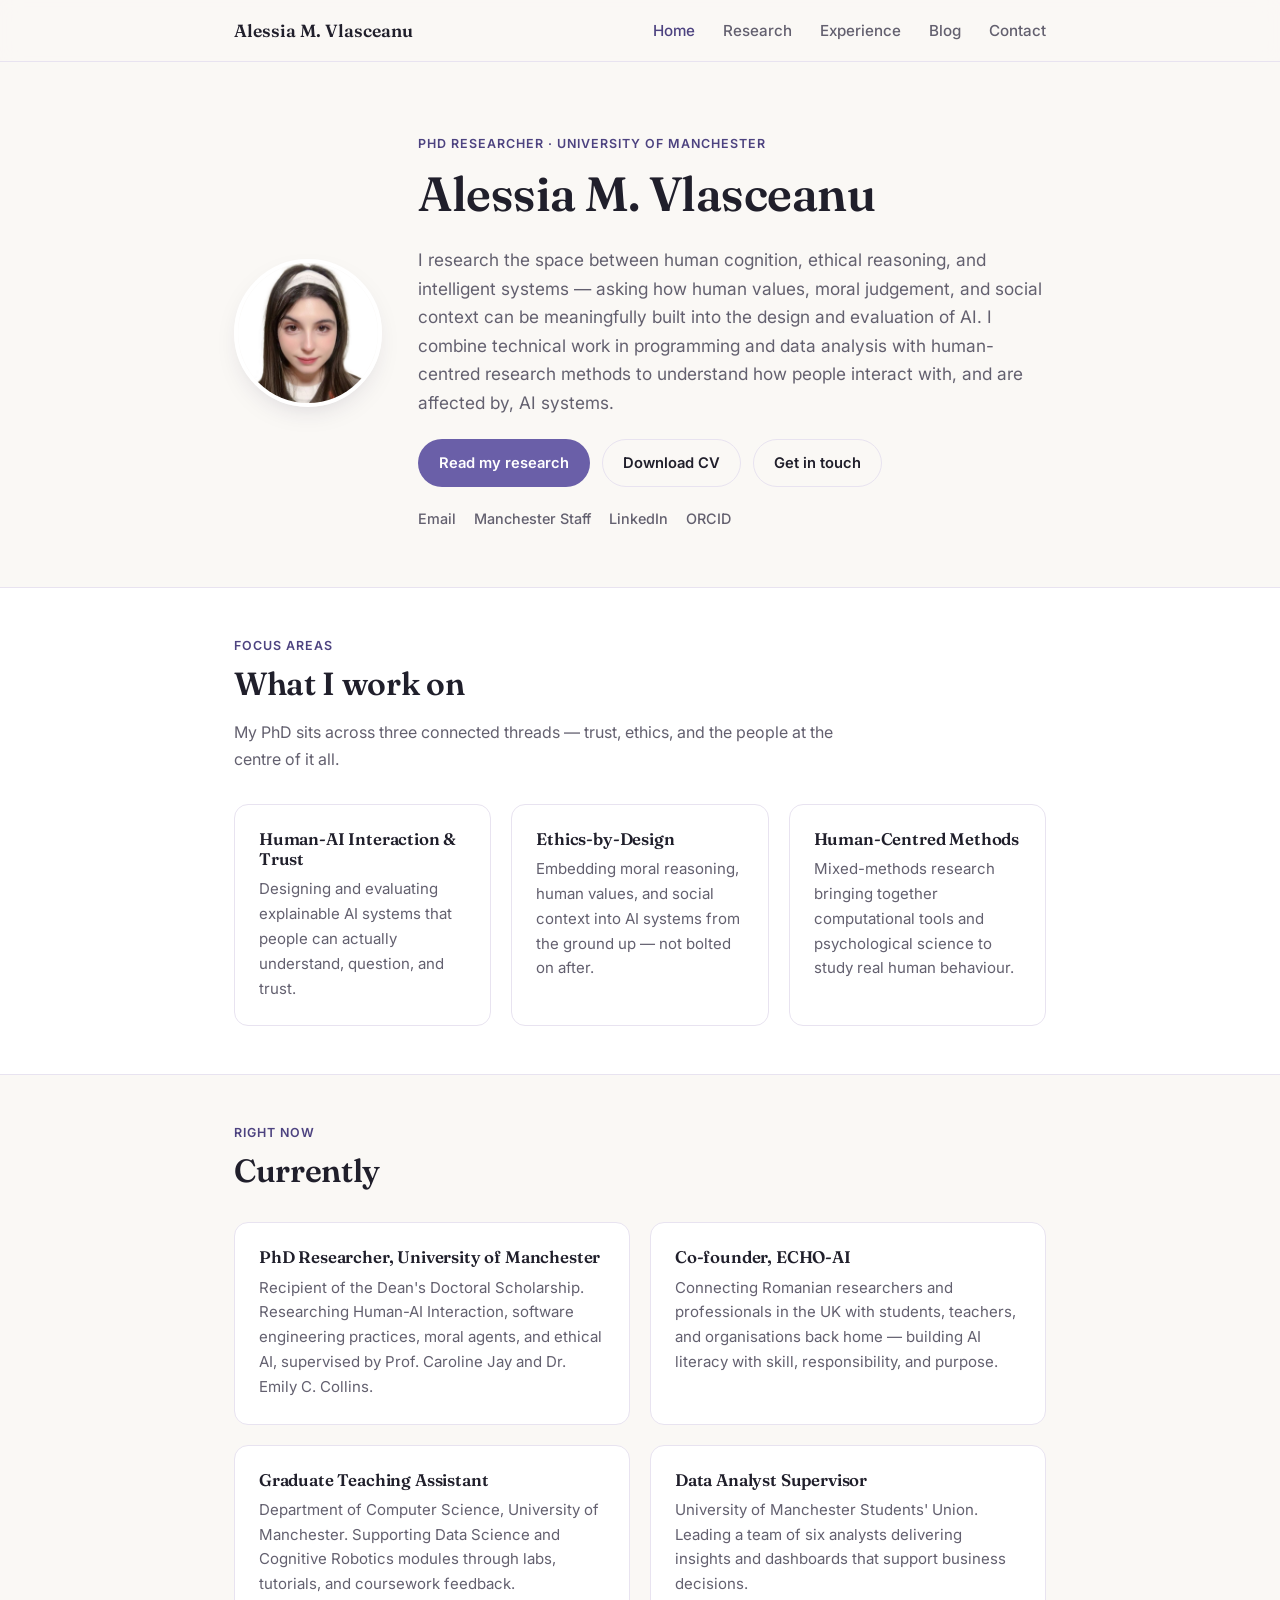
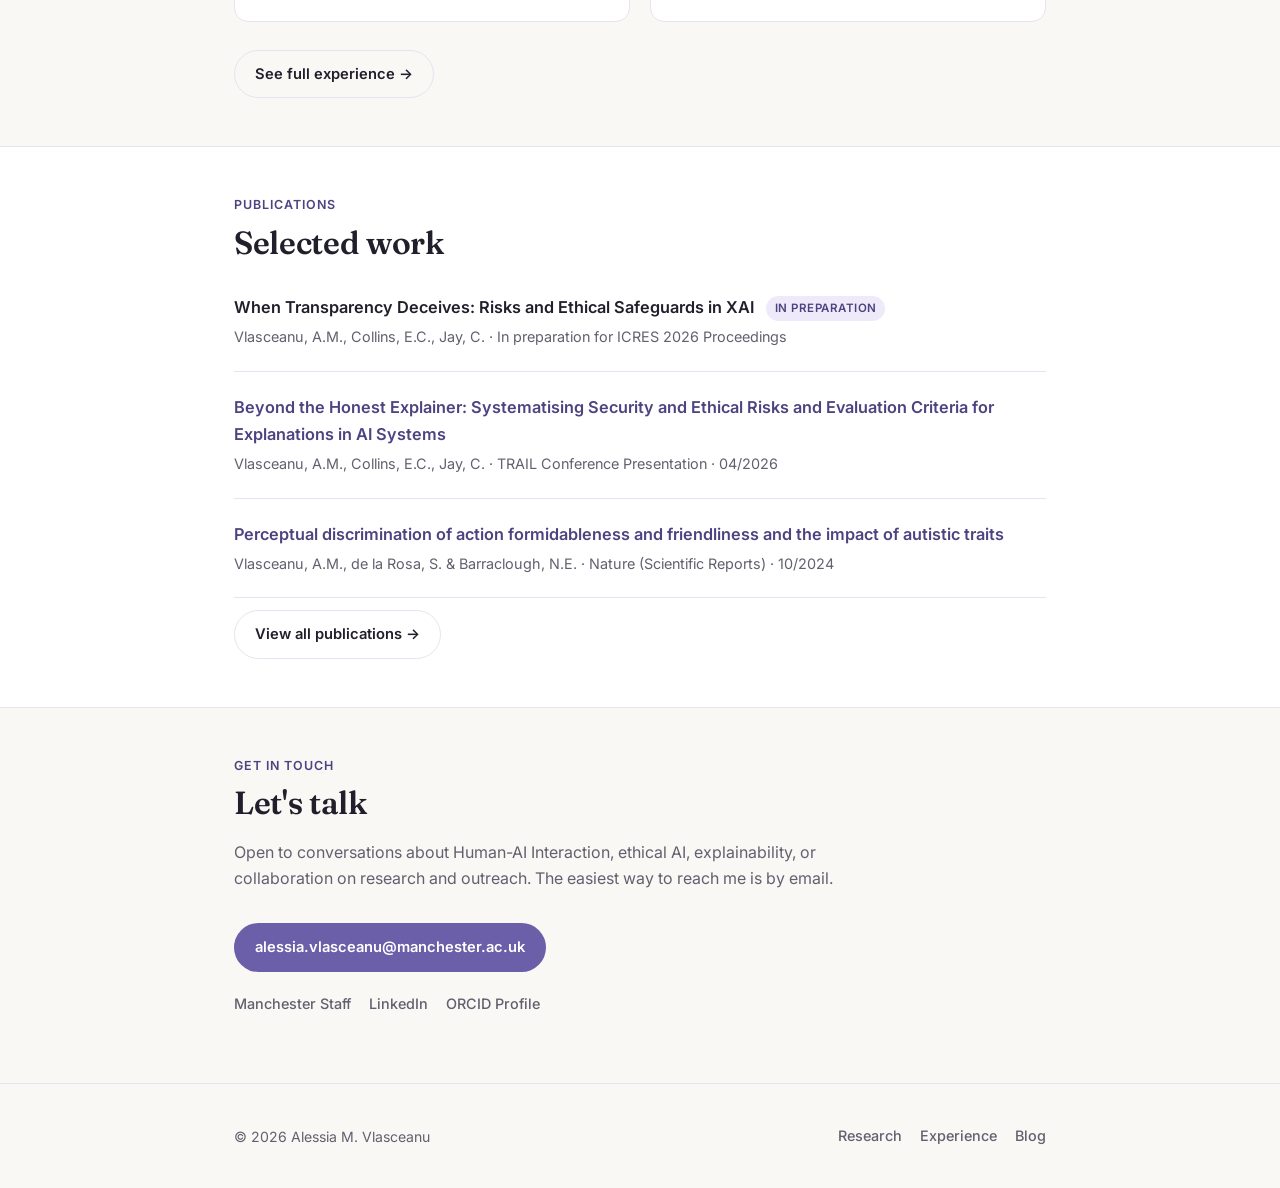
<file: index.html>
<!DOCTYPE html>
<html lang="en">
<head>
<meta charset="UTF-8" />
<meta name="viewport" content="width=device-width, initial-scale=1.0" />
<title>Alessia M. Vlasceanu — PhD Researcher, Human-AI Interaction</title>
<meta name="description" content="Alessia M. Vlasceanu is a PhD researcher at the University of Manchester working on Human-Computer Interaction, Human-AI Interaction, and Ethical AI." />
<link rel="stylesheet" href="assets/css/style.css" />
</head>
<body>

<header class="site-nav">
  <div class="nav-inner">
    <a href="index.html" class="logo">Alessia M. Vlasceanu</a>
    <button class="nav-toggle" aria-label="Toggle navigation">☰</button>
    <ul class="nav-links">
      <li><a href="index.html" class="active">Home</a></li>
      <li><a href="research.html">Research</a></li>
      <li><a href="experience.html">Experience</a></li>
      <li><a href="blog/index.html">Blog</a></li>
      <li><a href="#contact">Contact</a></li>
    </ul>
  </div>
</header>

<main>

  <!-- Hero -->
  <section class="hero">
    <div class="container hero-grid">
      <div class="hero-photo">
        <img src="assets/img/headshot.jpg" alt="Portrait of Alessia M. Vlasceanu" />
      </div>
      <div>
        <div class="eyebrow">PhD Researcher · University of Manchester</div>
        <h1>Alessia M. Vlasceanu</h1>
        <p class="lede">
          I research the space between human cognition, ethical reasoning, and intelligent systems —
          asking how human values, moral judgement, and social context can be meaningfully built into
          the design and evaluation of AI. I combine technical work in programming and data analysis
          with human-centred research methods to understand how people interact with, and are affected
          by, AI systems.
        </p>
        <div class="btn-row">
          <a href="research.html" class="btn btn-primary">Read my research</a>
          <a href="assets/Alessia_Vlasceanu_CV.pdf" class="btn btn-ghost" download>Download CV</a>
          <a href="#contact" class="btn btn-ghost">Get in touch</a>
        </div>
        <div class="social-row">
          <a href="mailto:alessia.vlasceanu@manchester.ac.uk">Email</a>
          <a href="https://research.manchester.ac.uk/en/persons/alessia-vlasceanu/" target="_blank" rel="noopener">Manchester Staff</a>
          <a href="https://www.linkedin.com/in/alessia-vlasceanu-bb477419a/" target="_blank" rel="noopener">LinkedIn</a>
          <a href="https://orcid.org/my-orcid?orcid=0009-0008-2473-2560" target="_blank" rel="noopener">ORCID</a>
        </div>
      </div>
    </div>
  </section>

  <!-- What I work on -->
  <section class="alt">
    <div class="container">
      <div class="section-head">
        <div class="eyebrow">Focus areas</div>
        <h2>What I work on</h2>
        <p>My PhD sits across three connected threads — trust, ethics, and the people at the centre of it all.</p>
      </div>
      <div class="card-grid">
        <div class="card">
          <h3>Human-AI Interaction &amp; Trust</h3>
          <p>Designing and evaluating explainable AI systems that people can actually understand, question, and trust.</p>
        </div>
        <div class="card">
          <h3>Ethics-by-Design</h3>
          <p>Embedding moral reasoning, human values, and social context into AI systems from the ground up — not bolted on after.</p>
        </div>
        <div class="card">
          <h3>Human-Centred Methods</h3>
          <p>Mixed-methods research bringing together computational tools and psychological science to study real human behaviour.</p>
        </div>
      </div>
    </div>
  </section>

  <!-- Currently -->
  <section>
    <div class="container">
      <div class="section-head">
        <div class="eyebrow">Right now</div>
        <h2>Currently</h2>
      </div>
      <div class="card-grid" style="grid-template-columns: repeat(2, 1fr);">
        <div class="card">
          <h3>PhD Researcher, University of Manchester</h3>
          <p>Recipient of the Dean's Doctoral Scholarship. Researching Human-AI Interaction, software engineering practices, moral agents, and ethical AI, supervised by Prof. Caroline Jay and Dr. Emily C. Collins.</p>
        </div>
        <div class="card">
          <h3>Co-founder, ECHO-AI</h3>
          <p>Connecting Romanian researchers and professionals in the UK with students, teachers, and organisations back home — building AI literacy with skill, responsibility, and purpose.</p>
        </div>
        <div class="card">
          <h3>Graduate Teaching Assistant</h3>
          <p>Department of Computer Science, University of Manchester. Supporting Data Science and Cognitive Robotics modules through labs, tutorials, and coursework feedback.</p>
        </div>
        <div class="card">
          <h3>Data Analyst Supervisor</h3>
          <p>University of Manchester Students' Union. Leading a team of six analysts delivering insights and dashboards that support business decisions.</p>
        </div>
      </div>
      <div class="btn-row" style="margin-top: 28px;">
        <a href="experience.html" class="btn btn-ghost">See full experience →</a>
      </div>
    </div>
  </section>

  <!-- Selected publications -->
  <section class="alt">
    <div class="container">
      <div class="section-head">
        <div class="eyebrow">Publications</div>
        <h2>Selected work</h2>
      </div>
      <ul class="pub-list">
        <li class="pub-item">
          <div class="pub-title">When Transparency Deceives: Risks and Ethical Safeguards in XAI <span class="pub-tag">In preparation</span></div>
          <div class="pub-meta">Vlasceanu, A.M., Collins, E.C., Jay, C. · In preparation for ICRES 2026 Proceedings</div>
        </li>
        <li class="pub-item">
          <div class="pub-title"><a href="https://pure.manchester.ac.uk/ws/portalfiles/portal/1884796959/TRAIL_Conference_Ethical_AI_Camera_Ready.pdf" target="_blank" rel="noopener">Beyond the Honest Explainer: Systematising Security and Ethical Risks and Evaluation Criteria for Explanations in AI Systems</a></div>
          <div class="pub-meta">Vlasceanu, A.M., Collins, E.C., Jay, C. · TRAIL Conference Presentation · 04/2026</div>
        </li>
        <li class="pub-item">
          <div class="pub-title"><a href="https://www.nature.com/articles/s41598-024-76488-6" target="_blank" rel="noopener">Perceptual discrimination of action formidableness and friendliness and the impact of autistic traits</a></div>
          <div class="pub-meta">Vlasceanu, A.M., de la Rosa, S. &amp; Barraclough, N.E. · Nature (Scientific Reports) · 10/2024</div>
        </li>
      </ul>
      <div class="btn-row" style="margin-top: 12px;">
        <a href="research.html" class="btn btn-ghost">View all publications →</a>
      </div>
    </div>
  </section>

  <!-- Contact -->
  <section id="contact">
    <div class="container">
      <div class="section-head">
        <div class="eyebrow">Get in touch</div>
        <h2>Let's talk</h2>
        <p>
          Open to conversations about Human-AI Interaction, ethical AI, explainability, or collaboration
          on research and outreach. The easiest way to reach me is by email.
        </p>
      </div>
      <div class="btn-row">
        <a href="mailto:alessia.vlasceanu@manchester.ac.uk" class="btn btn-primary">alessia.vlasceanu@manchester.ac.uk</a>
      </div>
      <div class="social-row">
        <a href="https://research.manchester.ac.uk/en/persons/alessia-vlasceanu/" target="_blank" rel="noopener">Manchester Staff</a>
        <a href="https://www.linkedin.com/in/alessia-vlasceanu-bb477419a/" target="_blank" rel="noopener">LinkedIn</a>
        <a href="https://orcid.org/my-orcid?orcid=0009-0008-2473-2560" target="_blank" rel="noopener">ORCID Profile</a>
      </div>
    </div>
  </section>

</main>

<footer>
  <div class="container">
    <p>© <span data-year>2026</span> Alessia M. Vlasceanu</p>
    <div class="social-row">
      <a href="research.html">Research</a>
      <a href="experience.html">Experience</a>
      <a href="blog/index.html">Blog</a>
    </div>
  </div>
</footer>

<script src="assets/js/main.js"></script>
</body>
</html>
</file>
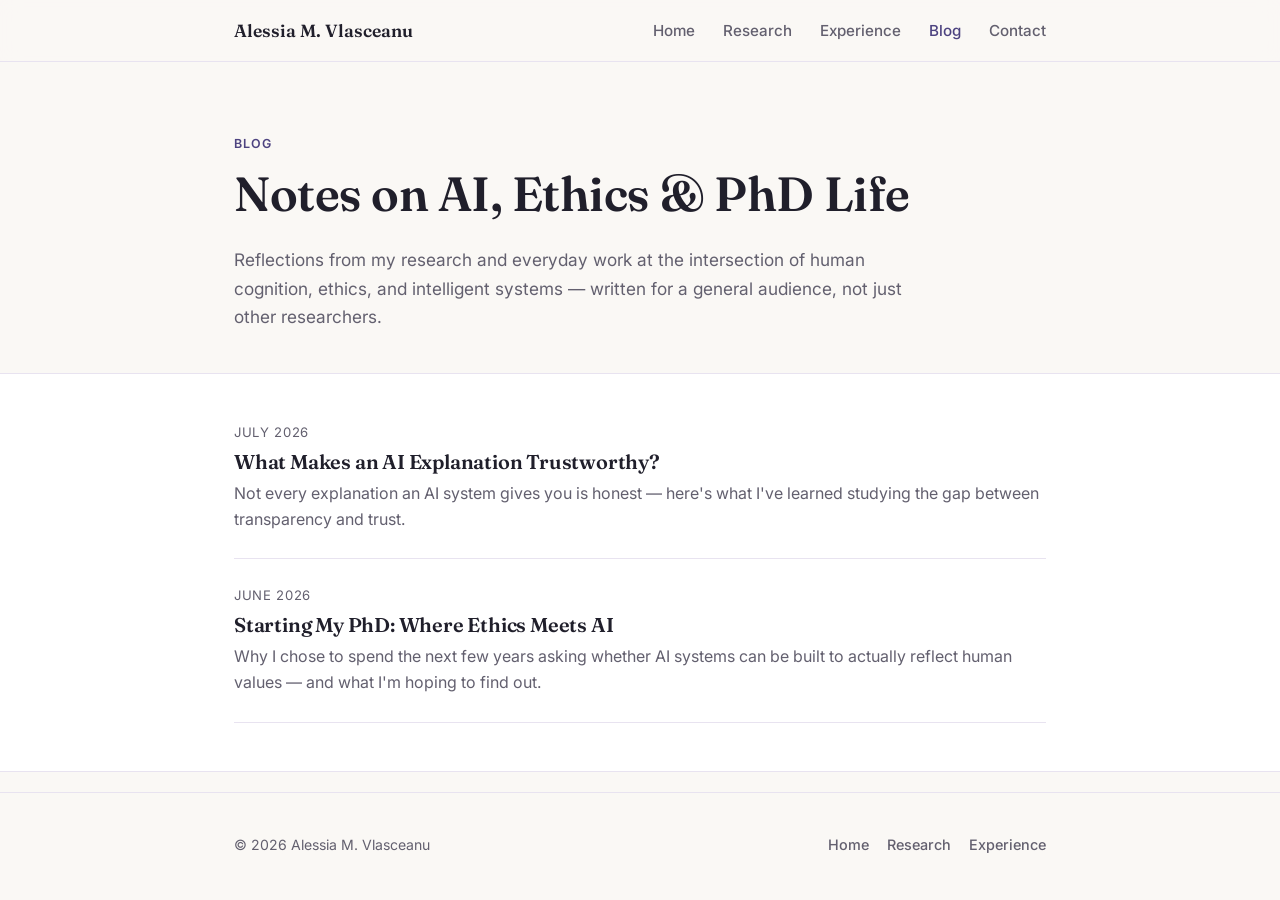
<file: blog/index.html>
<!DOCTYPE html>
<html lang="en">
<head>
<meta charset="UTF-8" />
<meta name="viewport" content="width=device-width, initial-scale=1.0" />
<title>Blog — Alessia M. Vlasceanu</title>
<meta name="description" content="Writing on Human-AI Interaction, ethical AI, and PhD life by Alessia M. Vlasceanu." />
<link rel="stylesheet" href="../assets/css/style.css" />
</head>
<body>

<header class="site-nav">
  <div class="nav-inner">
    <a href="../index.html" class="logo">Alessia M. Vlasceanu</a>
    <button class="nav-toggle" aria-label="Toggle navigation">☰</button>
    <ul class="nav-links">
      <li><a href="../index.html">Home</a></li>
      <li><a href="../research.html">Research</a></li>
      <li><a href="../experience.html">Experience</a></li>
      <li><a href="index.html" class="active">Blog</a></li>
      <li><a href="../index.html#contact">Contact</a></li>
    </ul>
  </div>
</header>

<main>

  <section class="hero" style="padding-bottom: 24px;">
    <div class="container">
      <div class="eyebrow">Blog</div>
      <h1>Notes on AI, Ethics &amp; PhD Life</h1>
      <p class="lede">
        Reflections from my research and everyday work at the intersection of human cognition,
        ethics, and intelligent systems — written for a general audience, not just other researchers.
      </p>
    </div>
  </section>

  <section class="alt">
    <div class="container">

      <a class="post-card" href="what-makes-ai-explanation-trustworthy.html">
        <div class="post-date">July 2026</div>
        <h3>What Makes an AI Explanation Trustworthy?</h3>
        <p>Not every explanation an AI system gives you is honest — here's what I've learned studying the gap between transparency and trust.</p>
      </a>

      <a class="post-card" href="starting-my-phd.html">
        <div class="post-date">June 2026</div>
        <h3>Starting My PhD: Where Ethics Meets AI</h3>
        <p>Why I chose to spend the next few years asking whether AI systems can be built to actually reflect human values — and what I'm hoping to find out.</p>
      </a>

    </div>
  </section>

</main>

<footer>
  <div class="container">
    <p>© <span data-year>2026</span> Alessia M. Vlasceanu</p>
    <div class="social-row">
      <a href="../index.html">Home</a>
      <a href="../research.html">Research</a>
      <a href="../experience.html">Experience</a>
    </div>
  </div>
</footer>

<script src="../assets/js/main.js"></script>
</body>
</html>
</file>
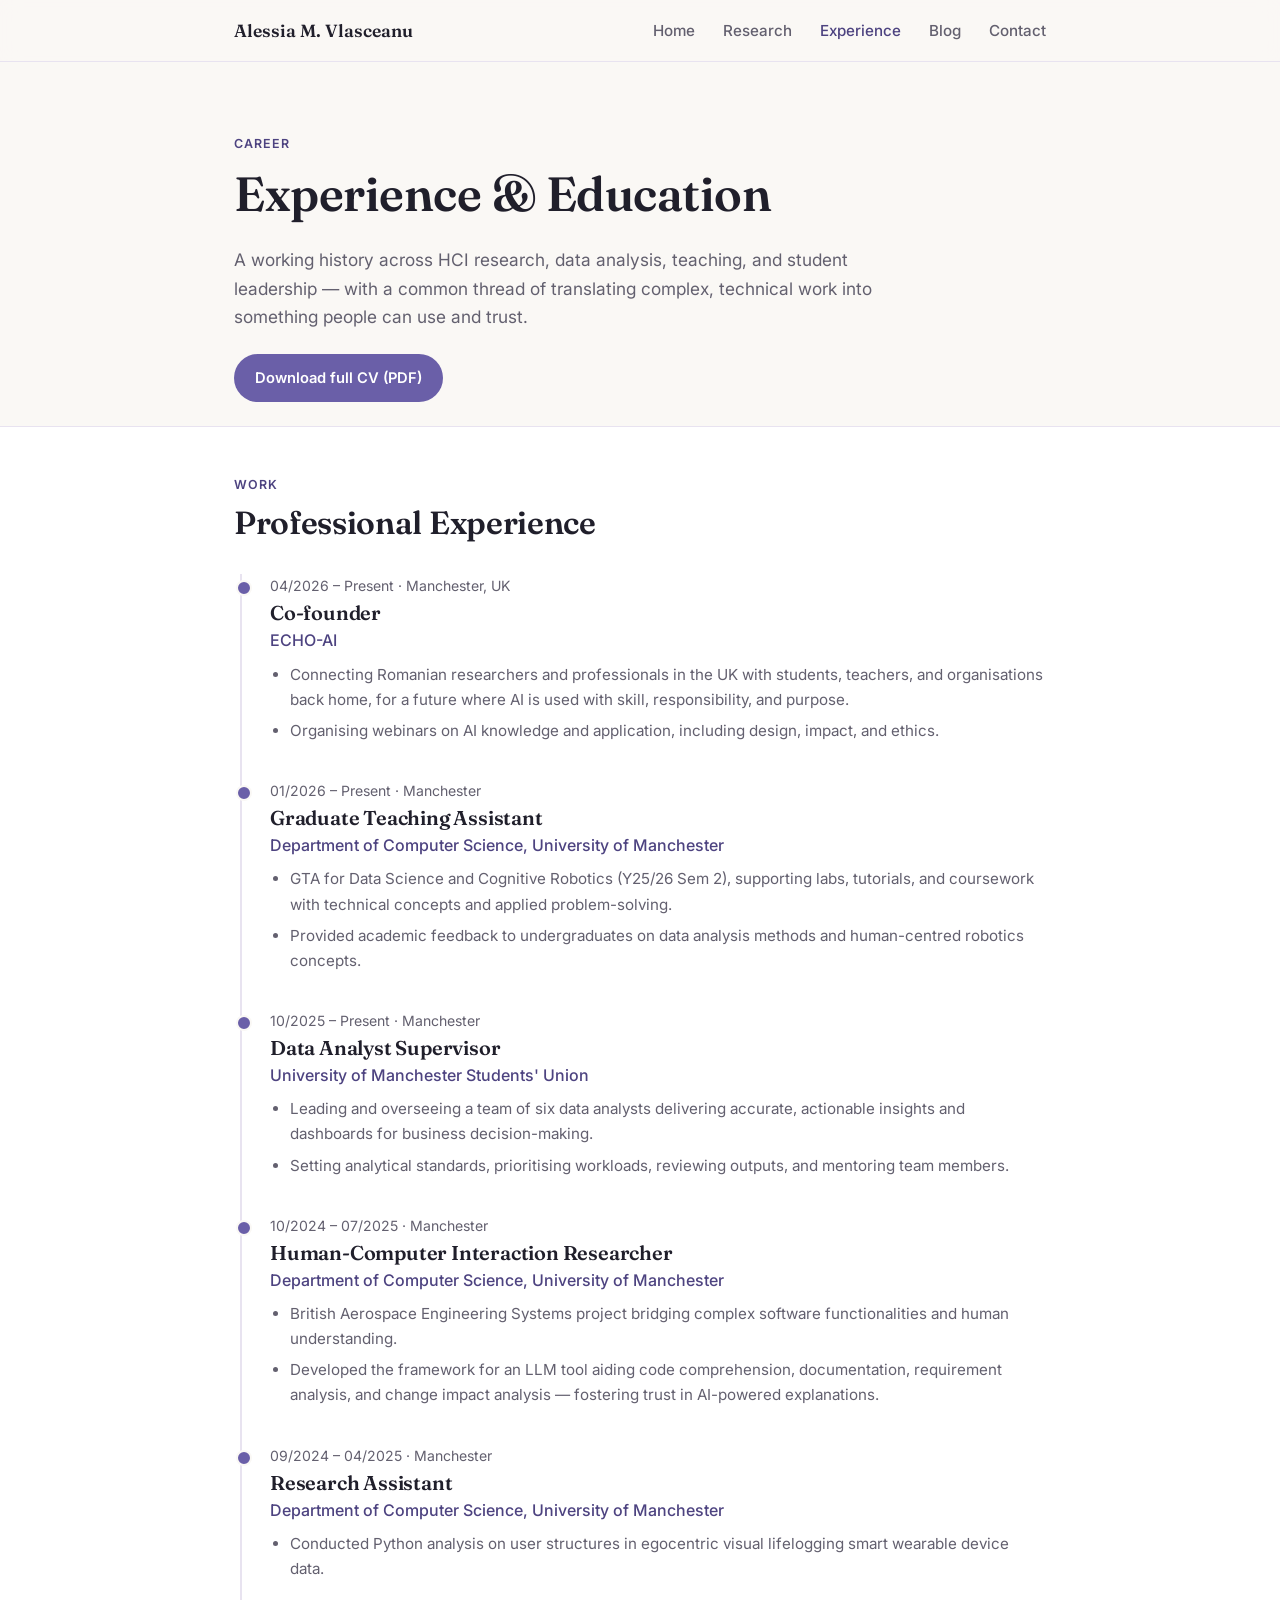
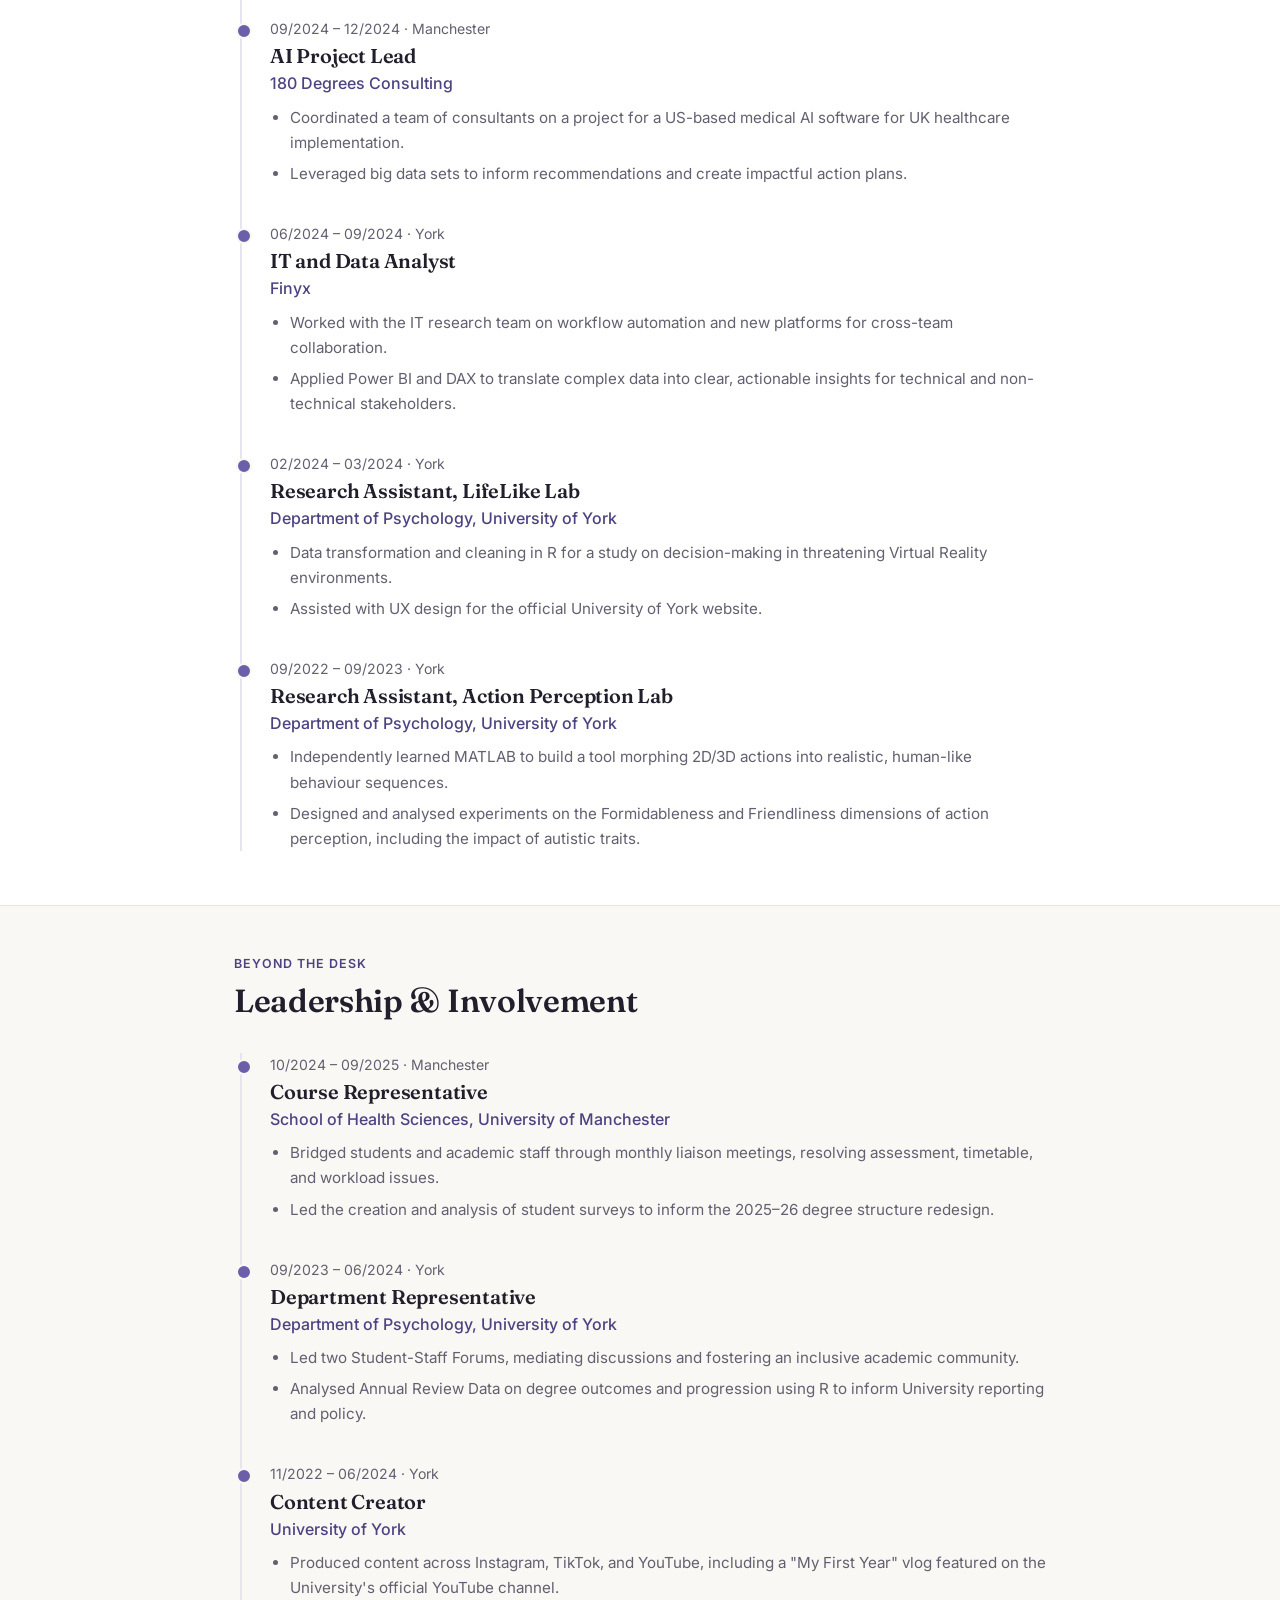
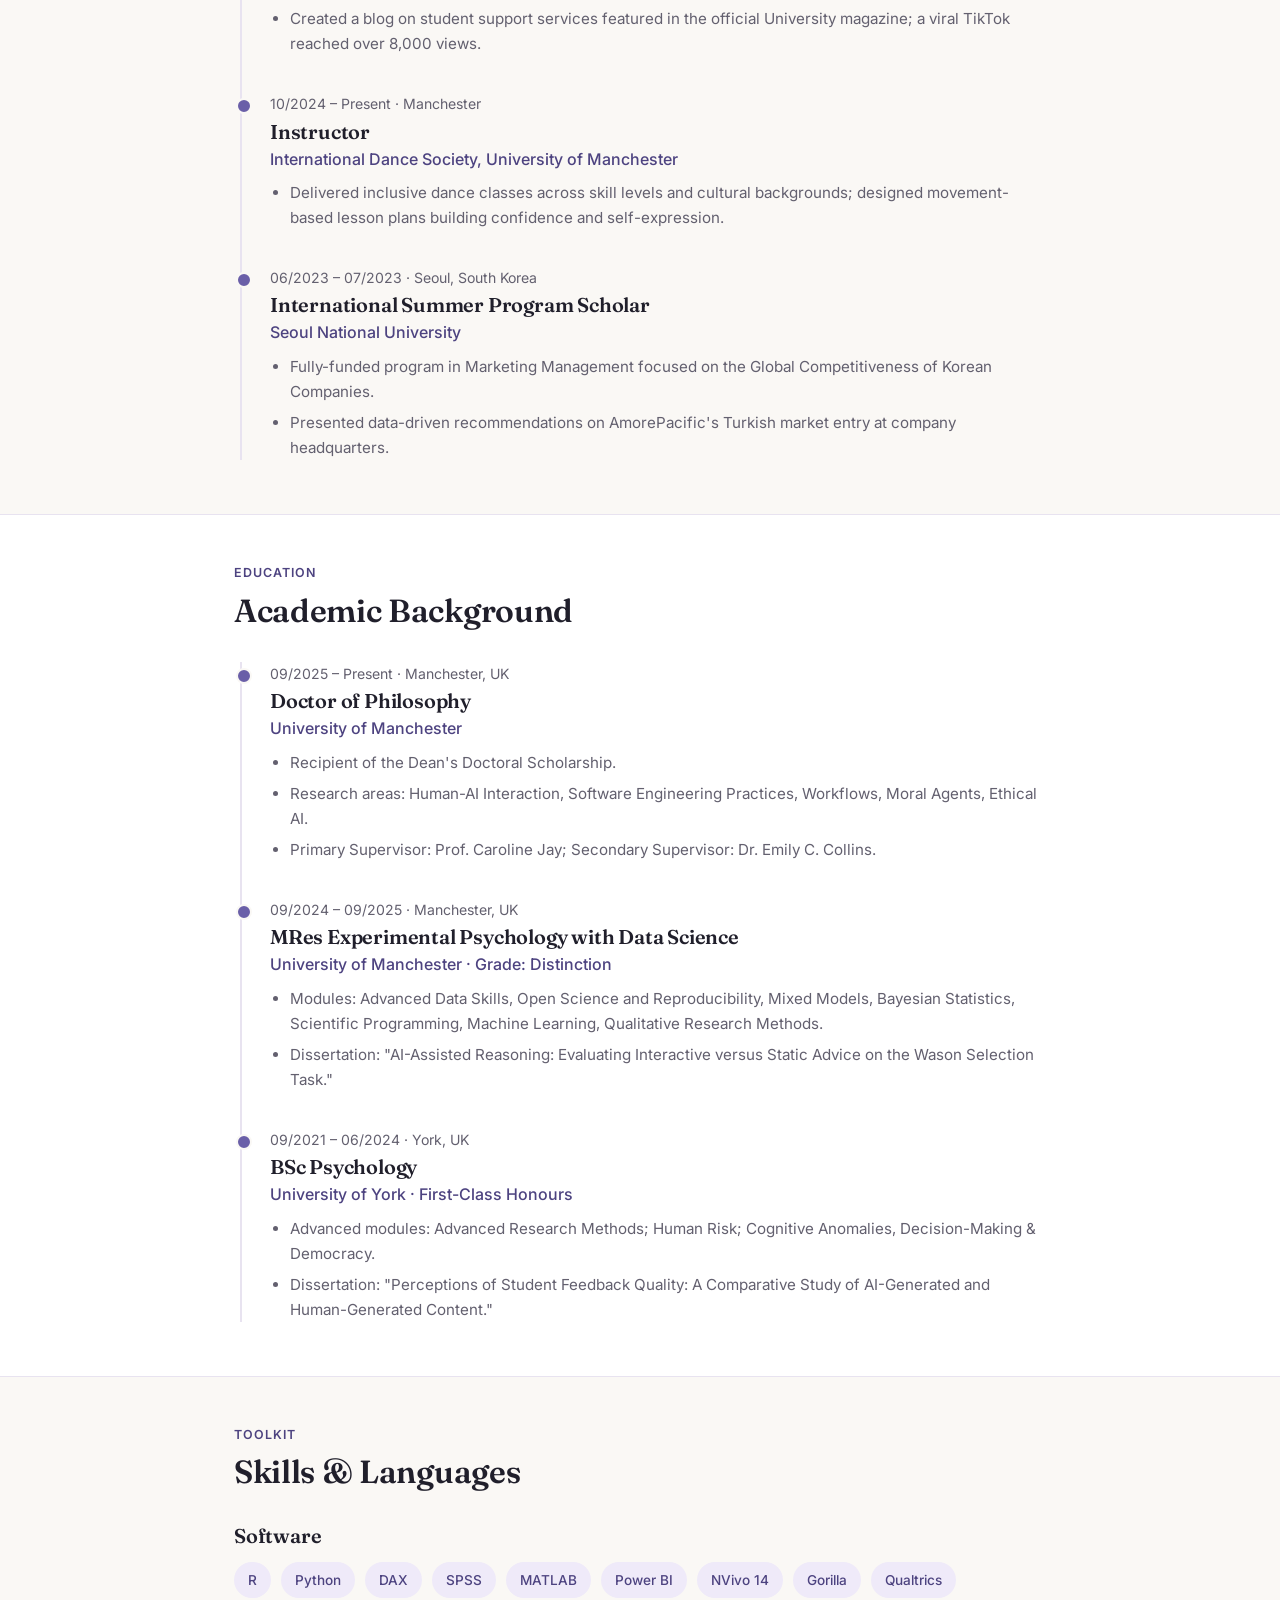
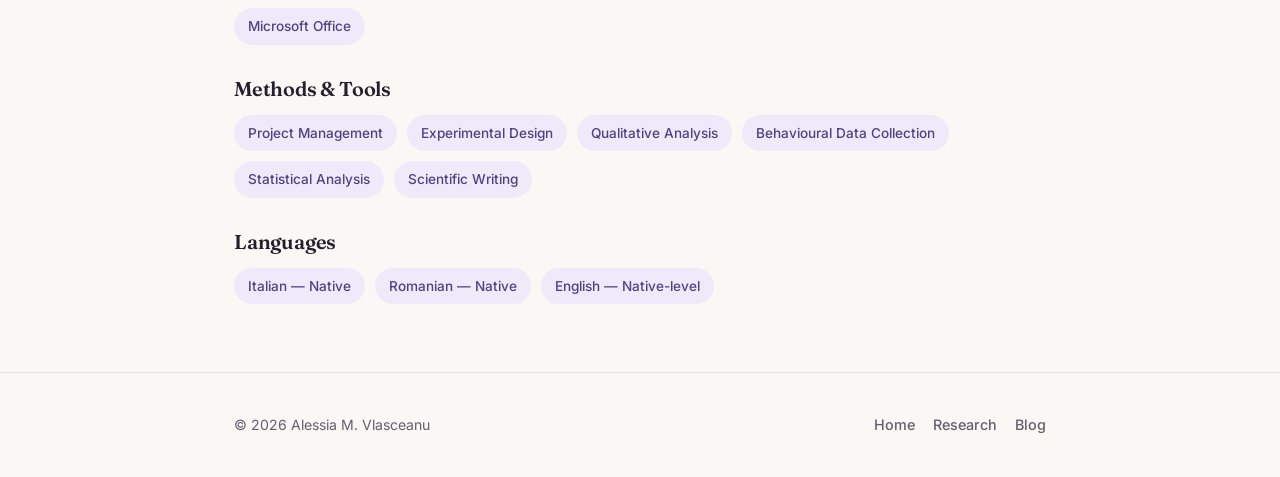
<file: experience.html>
<!DOCTYPE html>
<html lang="en">
<head>
<meta charset="UTF-8" />
<meta name="viewport" content="width=device-width, initial-scale=1.0" />
<title>Experience &amp; Education — Alessia M. Vlasceanu</title>
<meta name="description" content="Professional experience, education, and skills of Alessia M. Vlasceanu, PhD researcher at the University of Manchester." />
<link rel="stylesheet" href="assets/css/style.css" />
</head>
<body>

<header class="site-nav">
  <div class="nav-inner">
    <a href="index.html" class="logo">Alessia M. Vlasceanu</a>
    <button class="nav-toggle" aria-label="Toggle navigation">☰</button>
    <ul class="nav-links">
      <li><a href="index.html">Home</a></li>
      <li><a href="research.html">Research</a></li>
      <li><a href="experience.html" class="active">Experience</a></li>
      <li><a href="blog/index.html">Blog</a></li>
      <li><a href="index.html#contact">Contact</a></li>
    </ul>
  </div>
</header>

<main>

  <section class="hero" style="padding-bottom: 24px;">
    <div class="container">
      <div class="eyebrow">Career</div>
      <h1>Experience &amp; Education</h1>
      <p class="lede">
        A working history across HCI research, data analysis, teaching, and student leadership —
        with a common thread of translating complex, technical work into something people can use
        and trust.
      </p>
      <div class="btn-row">
        <a href="assets/Alessia_Vlasceanu_CV.pdf" class="btn btn-primary" download>Download full CV (PDF)</a>
      </div>
    </div>
  </section>

  <!-- Professional experience -->
  <section class="alt">
    <div class="container">
      <div class="section-head">
        <div class="eyebrow">Work</div>
        <h2>Professional Experience</h2>
      </div>
      <div class="timeline">

        <div class="timeline-item">
          <div class="meta">04/2026 – Present · Manchester, UK</div>
          <h3>Co-founder</h3>
          <div class="org">ECHO-AI</div>
          <ul>
            <li>Connecting Romanian researchers and professionals in the UK with students, teachers, and organisations back home, for a future where AI is used with skill, responsibility, and purpose.</li>
            <li>Organising webinars on AI knowledge and application, including design, impact, and ethics.</li>
          </ul>
        </div>

        <div class="timeline-item">
          <div class="meta">01/2026 – Present · Manchester</div>
          <h3>Graduate Teaching Assistant</h3>
          <div class="org">Department of Computer Science, University of Manchester</div>
          <ul>
            <li>GTA for Data Science and Cognitive Robotics (Y25/26 Sem 2), supporting labs, tutorials, and coursework with technical concepts and applied problem-solving.</li>
            <li>Provided academic feedback to undergraduates on data analysis methods and human-centred robotics concepts.</li>
          </ul>
        </div>

        <div class="timeline-item">
          <div class="meta">10/2025 – Present · Manchester</div>
          <h3>Data Analyst Supervisor</h3>
          <div class="org">University of Manchester Students' Union</div>
          <ul>
            <li>Leading and overseeing a team of six data analysts delivering accurate, actionable insights and dashboards for business decision-making.</li>
            <li>Setting analytical standards, prioritising workloads, reviewing outputs, and mentoring team members.</li>
          </ul>
        </div>

        <div class="timeline-item">
          <div class="meta">10/2024 – 07/2025 · Manchester</div>
          <h3>Human-Computer Interaction Researcher</h3>
          <div class="org">Department of Computer Science, University of Manchester</div>
          <ul>
            <li>British Aerospace Engineering Systems project bridging complex software functionalities and human understanding.</li>
            <li>Developed the framework for an LLM tool aiding code comprehension, documentation, requirement analysis, and change impact analysis — fostering trust in AI-powered explanations.</li>
          </ul>
        </div>

        <div class="timeline-item">
          <div class="meta">09/2024 – 04/2025 · Manchester</div>
          <h3>Research Assistant</h3>
          <div class="org">Department of Computer Science, University of Manchester</div>
          <ul>
            <li>Conducted Python analysis on user structures in egocentric visual lifelogging smart wearable device data.</li>
          </ul>
        </div>

        <div class="timeline-item">
          <div class="meta">09/2024 – 12/2024 · Manchester</div>
          <h3>AI Project Lead</h3>
          <div class="org">180 Degrees Consulting</div>
          <ul>
            <li>Coordinated a team of consultants on a project for a US-based medical AI software for UK healthcare implementation.</li>
            <li>Leveraged big data sets to inform recommendations and create impactful action plans.</li>
          </ul>
        </div>

        <div class="timeline-item">
          <div class="meta">06/2024 – 09/2024 · York</div>
          <h3>IT and Data Analyst</h3>
          <div class="org">Finyx</div>
          <ul>
            <li>Worked with the IT research team on workflow automation and new platforms for cross-team collaboration.</li>
            <li>Applied Power BI and DAX to translate complex data into clear, actionable insights for technical and non-technical stakeholders.</li>
          </ul>
        </div>

        <div class="timeline-item">
          <div class="meta">02/2024 – 03/2024 · York</div>
          <h3>Research Assistant, LifeLike Lab</h3>
          <div class="org">Department of Psychology, University of York</div>
          <ul>
            <li>Data transformation and cleaning in R for a study on decision-making in threatening Virtual Reality environments.</li>
            <li>Assisted with UX design for the official University of York website.</li>
          </ul>
        </div>

        <div class="timeline-item">
          <div class="meta">09/2022 – 09/2023 · York</div>
          <h3>Research Assistant, Action Perception Lab</h3>
          <div class="org">Department of Psychology, University of York</div>
          <ul>
            <li>Independently learned MATLAB to build a tool morphing 2D/3D actions into realistic, human-like behaviour sequences.</li>
            <li>Designed and analysed experiments on the Formidableness and Friendliness dimensions of action perception, including the impact of autistic traits.</li>
          </ul>
        </div>

      </div>
    </div>
  </section>

  <!-- Leadership & involvement -->
  <section>
    <div class="container">
      <div class="section-head">
        <div class="eyebrow">Beyond the desk</div>
        <h2>Leadership &amp; Involvement</h2>
      </div>
      <div class="timeline">

        <div class="timeline-item">
          <div class="meta">10/2024 – 09/2025 · Manchester</div>
          <h3>Course Representative</h3>
          <div class="org">School of Health Sciences, University of Manchester</div>
          <ul>
            <li>Bridged students and academic staff through monthly liaison meetings, resolving assessment, timetable, and workload issues.</li>
            <li>Led the creation and analysis of student surveys to inform the 2025–26 degree structure redesign.</li>
          </ul>
        </div>

        <div class="timeline-item">
          <div class="meta">09/2023 – 06/2024 · York</div>
          <h3>Department Representative</h3>
          <div class="org">Department of Psychology, University of York</div>
          <ul>
            <li>Led two Student-Staff Forums, mediating discussions and fostering an inclusive academic community.</li>
            <li>Analysed Annual Review Data on degree outcomes and progression using R to inform University reporting and policy.</li>
          </ul>
        </div>

        <div class="timeline-item">
          <div class="meta">11/2022 – 06/2024 · York</div>
          <h3>Content Creator</h3>
          <div class="org">University of York</div>
          <ul>
            <li>Produced content across Instagram, TikTok, and YouTube, including a "My First Year" vlog featured on the University's official YouTube channel.</li>
            <li>Created a blog on student support services featured in the official University magazine; a viral TikTok reached over 8,000 views.</li>
          </ul>
        </div>

        <div class="timeline-item">
          <div class="meta">10/2024 – Present · Manchester</div>
          <h3>Instructor</h3>
          <div class="org">International Dance Society, University of Manchester</div>
          <ul>
            <li>Delivered inclusive dance classes across skill levels and cultural backgrounds; designed movement-based lesson plans building confidence and self-expression.</li>
          </ul>
        </div>

        <div class="timeline-item">
          <div class="meta">06/2023 – 07/2023 · Seoul, South Korea</div>
          <h3>International Summer Program Scholar</h3>
          <div class="org">Seoul National University</div>
          <ul>
            <li>Fully-funded program in Marketing Management focused on the Global Competitiveness of Korean Companies.</li>
            <li>Presented data-driven recommendations on AmorePacific's Turkish market entry at company headquarters.</li>
          </ul>
        </div>

      </div>
    </div>
  </section>

  <!-- Education -->
  <section class="alt">
    <div class="container">
      <div class="section-head">
        <div class="eyebrow">Education</div>
        <h2>Academic Background</h2>
      </div>
      <div class="timeline">

        <div class="timeline-item">
          <div class="meta">09/2025 – Present · Manchester, UK</div>
          <h3>Doctor of Philosophy</h3>
          <div class="org">University of Manchester</div>
          <ul>
            <li>Recipient of the Dean's Doctoral Scholarship.</li>
            <li>Research areas: Human-AI Interaction, Software Engineering Practices, Workflows, Moral Agents, Ethical AI.</li>
            <li>Primary Supervisor: Prof. Caroline Jay; Secondary Supervisor: Dr. Emily C. Collins.</li>
          </ul>
        </div>

        <div class="timeline-item">
          <div class="meta">09/2024 – 09/2025 · Manchester, UK</div>
          <h3>MRes Experimental Psychology with Data Science</h3>
          <div class="org">University of Manchester · Grade: Distinction</div>
          <ul>
            <li>Modules: Advanced Data Skills, Open Science and Reproducibility, Mixed Models, Bayesian Statistics, Scientific Programming, Machine Learning, Qualitative Research Methods.</li>
            <li>Dissertation: "AI-Assisted Reasoning: Evaluating Interactive versus Static Advice on the Wason Selection Task."</li>
          </ul>
        </div>

        <div class="timeline-item">
          <div class="meta">09/2021 – 06/2024 · York, UK</div>
          <h3>BSc Psychology</h3>
          <div class="org">University of York · First-Class Honours</div>
          <ul>
            <li>Advanced modules: Advanced Research Methods; Human Risk; Cognitive Anomalies, Decision-Making &amp; Democracy.</li>
            <li>Dissertation: "Perceptions of Student Feedback Quality: A Comparative Study of AI-Generated and Human-Generated Content."</li>
          </ul>
        </div>

      </div>
    </div>
  </section>

  <!-- Skills -->
  <section>
    <div class="container">
      <div class="section-head">
        <div class="eyebrow">Toolkit</div>
        <h2>Skills &amp; Languages</h2>
      </div>

      <h3 style="margin-bottom: 14px;">Software</h3>
      <div class="chip-row" style="margin-bottom: 32px;">
        <span class="chip">R</span>
        <span class="chip">Python</span>
        <span class="chip">DAX</span>
        <span class="chip">SPSS</span>
        <span class="chip">MATLAB</span>
        <span class="chip">Power BI</span>
        <span class="chip">NVivo 14</span>
        <span class="chip">Gorilla</span>
        <span class="chip">Qualtrics</span>
        <span class="chip">Microsoft Office</span>
      </div>

      <h3 style="margin-bottom: 14px;">Methods &amp; Tools</h3>
      <div class="chip-row" style="margin-bottom: 32px;">
        <span class="chip">Project Management</span>
        <span class="chip">Experimental Design</span>
        <span class="chip">Qualitative Analysis</span>
        <span class="chip">Behavioural Data Collection</span>
        <span class="chip">Statistical Analysis</span>
        <span class="chip">Scientific Writing</span>
      </div>

      <h3 style="margin-bottom: 14px;">Languages</h3>
      <div class="chip-row">
        <span class="chip">Italian — Native</span>
        <span class="chip">Romanian — Native</span>
        <span class="chip">English — Native-level</span>
      </div>
    </div>
  </section>

</main>

<footer>
  <div class="container">
    <p>© <span data-year>2026</span> Alessia M. Vlasceanu</p>
    <div class="social-row">
      <a href="index.html">Home</a>
      <a href="research.html">Research</a>
      <a href="blog/index.html">Blog</a>
    </div>
  </div>
</footer>

<script src="assets/js/main.js"></script>
</body>
</html>
</file>
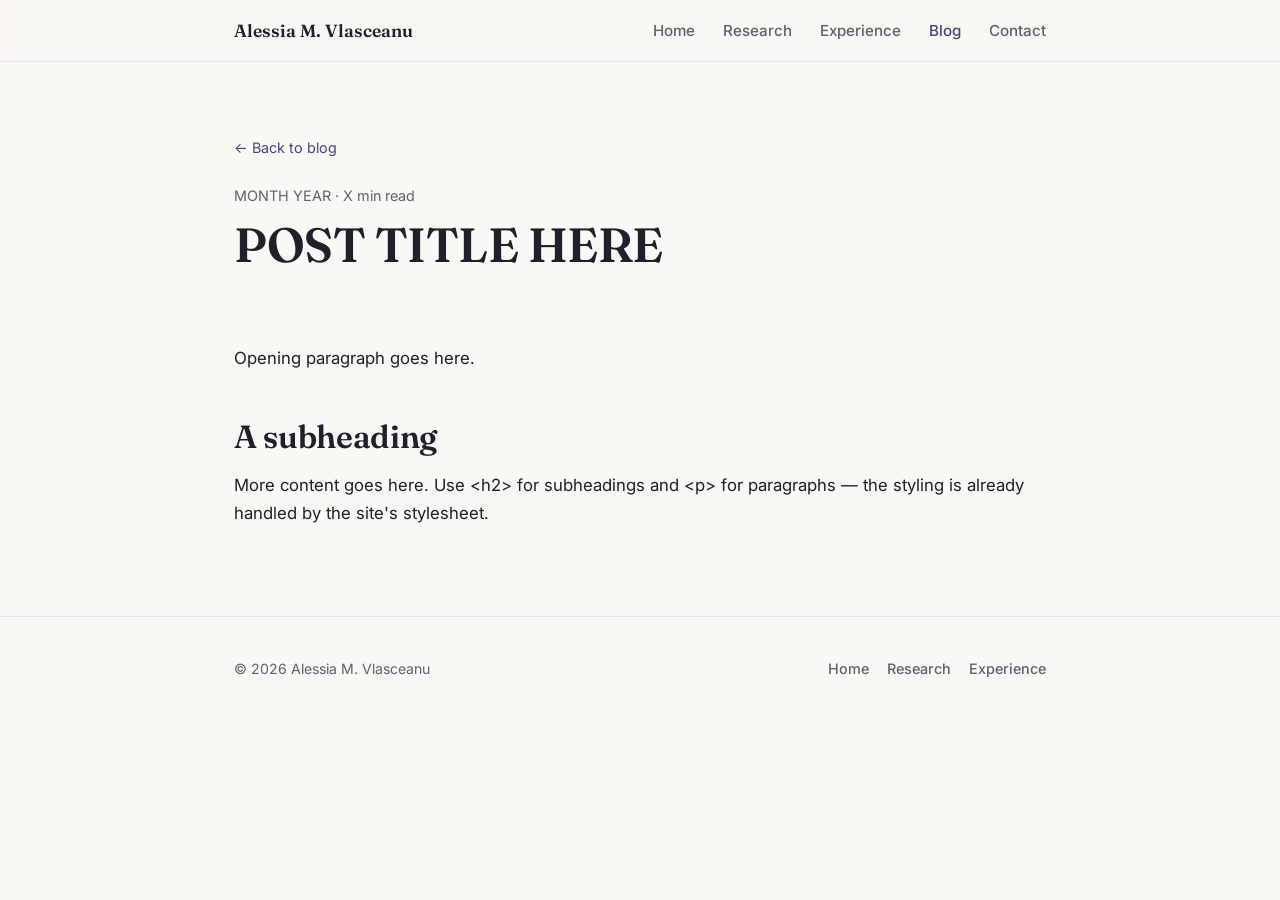
<file: post-template.html>
<!DOCTYPE html>
<html lang="en">
<head>
<meta charset="UTF-8" />
<meta name="viewport" content="width=device-width, initial-scale=1.0" />
<title>POST TITLE HERE — Alessia M. Vlasceanu</title>
<meta name="description" content="One-sentence description of the post for search engines." />
<link rel="stylesheet" href="../assets/css/style.css" />
</head>
<body>

<header class="site-nav">
  <div class="nav-inner">
    <a href="../index.html" class="logo">Alessia M. Vlasceanu</a>
    <button class="nav-toggle" aria-label="Toggle navigation">☰</button>
    <ul class="nav-links">
      <li><a href="../index.html">Home</a></li>
      <li><a href="../research.html">Research</a></li>
      <li><a href="../experience.html">Experience</a></li>
      <li><a href="index.html" class="active">Blog</a></li>
      <li><a href="../index.html#contact">Contact</a></li>
    </ul>
  </div>
</header>

<main>
  <section class="hero" style="padding-bottom: 0;">
    <div class="container">
      <a href="index.html" class="back-link">← Back to blog</a>
      <div class="post-hero-meta">MONTH YEAR · X min read</div>
      <h1>POST TITLE HERE</h1>
    </div>
  </section>

  <section>
    <div class="container post-body">
      <p>
        Opening paragraph goes here.
      </p>

      <h2>A subheading</h2>
      <p>
        More content goes here. Use &lt;h2&gt; for subheadings and &lt;p&gt; for paragraphs —
        the styling is already handled by the site's stylesheet.
      </p>
    </div>
  </section>
</main>

<footer>
  <div class="container">
    <p>© <span data-year>2026</span> Alessia M. Vlasceanu</p>
    <div class="social-row">
      <a href="../index.html">Home</a>
      <a href="../research.html">Research</a>
      <a href="../experience.html">Experience</a>
    </div>
  </div>
</footer>

<script src="../assets/js/main.js"></script>
</body>
</html>
</file>
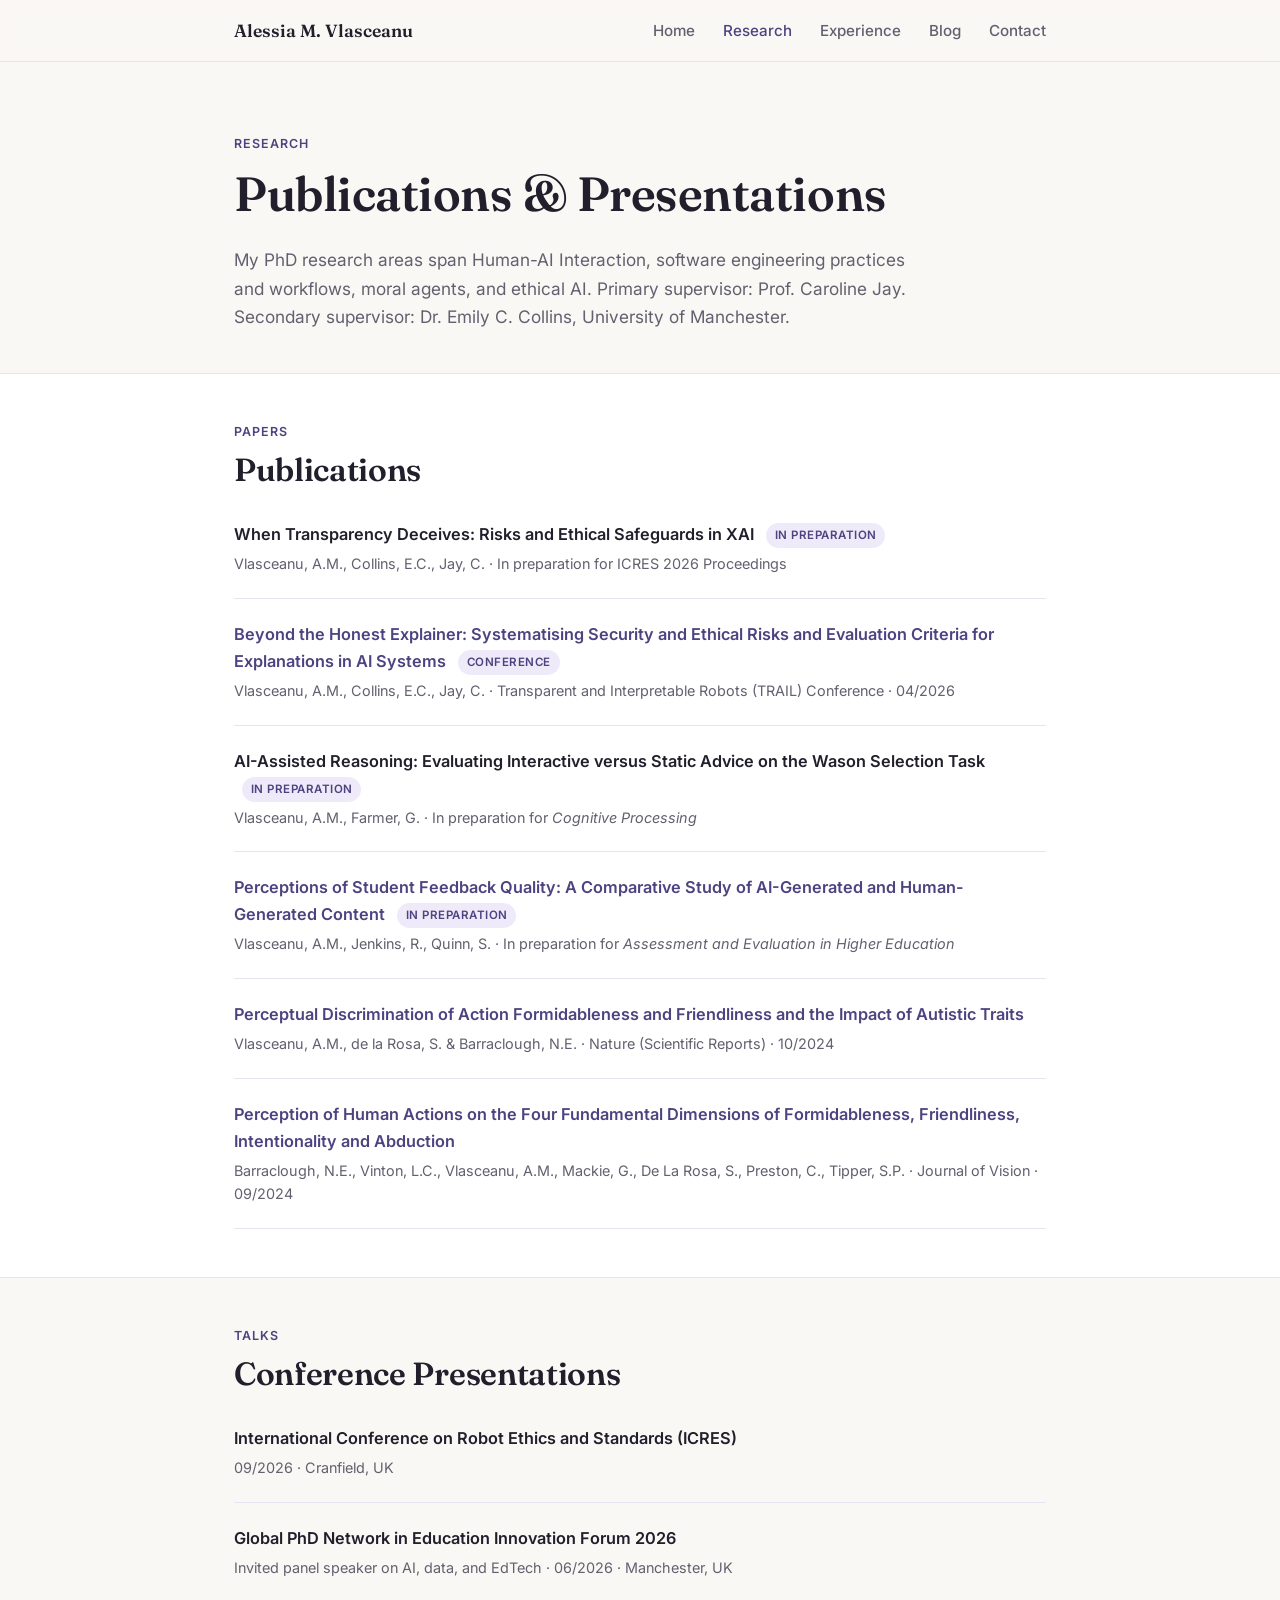
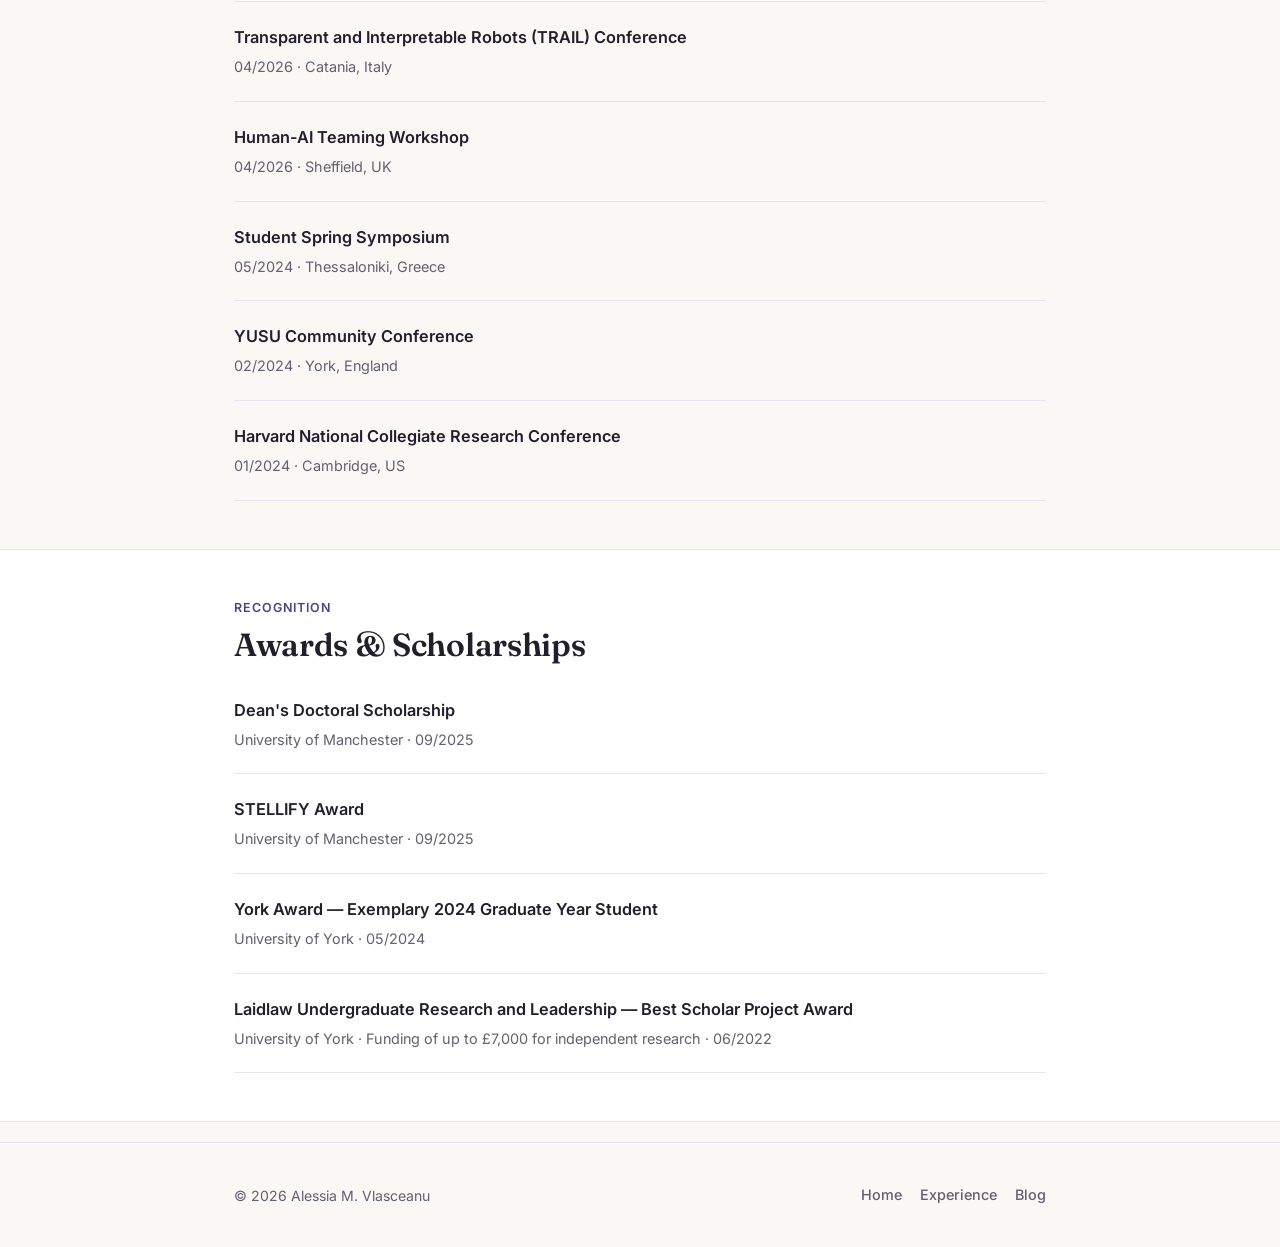
<file: research.html>
<!DOCTYPE html>
<html lang="en">
<head>
<meta charset="UTF-8" />
<meta name="viewport" content="width=device-width, initial-scale=1.0" />
<title>Research &amp; Publications — Alessia M. Vlasceanu</title>
<meta name="description" content="Publications, conference presentations, and awards from Alessia M. Vlasceanu's PhD research in Human-AI Interaction and Ethical AI." />
<link rel="stylesheet" href="assets/css/style.css" />
</head>
<body>

<header class="site-nav">
  <div class="nav-inner">
    <a href="index.html" class="logo">Alessia M. Vlasceanu</a>
    <button class="nav-toggle" aria-label="Toggle navigation">☰</button>
    <ul class="nav-links">
      <li><a href="index.html">Home</a></li>
      <li><a href="research.html" class="active">Research</a></li>
      <li><a href="experience.html">Experience</a></li>
      <li><a href="blog/index.html">Blog</a></li>
      <li><a href="index.html#contact">Contact</a></li>
    </ul>
  </div>
</header>

<main>

  <section class="hero" style="padding-bottom: 24px;">
    <div class="container">
      <div class="eyebrow">Research</div>
      <h1>Publications &amp; Presentations</h1>
      <p class="lede">
        My PhD research areas span Human-AI Interaction, software engineering practices and workflows,
        moral agents, and ethical AI. Primary supervisor: Prof. Caroline Jay. Secondary supervisor:
        Dr. Emily C. Collins, University of Manchester.
      </p>
    </div>
  </section>

  <!-- Publications -->
  <section class="alt">
    <div class="container">
      <div class="section-head">
        <div class="eyebrow">Papers</div>
        <h2>Publications</h2>
      </div>
      <ul class="pub-list">
        <li class="pub-item">
          <div class="pub-title">When Transparency Deceives: Risks and Ethical Safeguards in XAI <span class="pub-tag">In preparation</span></div>
          <div class="pub-meta">Vlasceanu, A.M., Collins, E.C., Jay, C. · In preparation for ICRES 2026 Proceedings</div>
        </li>
        <li class="pub-item">
          <div class="pub-title"><a href="https://pure.manchester.ac.uk/ws/portalfiles/portal/1884796959/TRAIL_Conference_Ethical_AI_Camera_Ready.pdf" target="_blank" rel="noopener">Beyond the Honest Explainer: Systematising Security and Ethical Risks and Evaluation Criteria for Explanations in AI Systems</a> <span class="pub-tag">Conference</span></div>
          <div class="pub-meta">Vlasceanu, A.M., Collins, E.C., Jay, C. · Transparent and Interpretable Robots (TRAIL) Conference · 04/2026</div>
        </li>
        <li class="pub-item">
          <div class="pub-title">AI-Assisted Reasoning: Evaluating Interactive versus Static Advice on the Wason Selection Task <span class="pub-tag">In preparation</span></div>
          <div class="pub-meta">Vlasceanu, A.M., Farmer, G. · In preparation for <em>Cognitive Processing</em></div>
        </li>
        <li class="pub-item">
          <div class="pub-title"><a href="https://doi.org/10.6084/m9.figshare.32994242" target="_blank" rel="noopener">Perceptions of Student Feedback Quality: A Comparative Study of AI-Generated and Human-Generated Content <span class="pub-tag">In preparation</span></div>
          <div class="pub-meta">Vlasceanu, A.M., Jenkins, R., Quinn, S. · In preparation for <em>Assessment and Evaluation in Higher Education</em></div>
        </li>
        <li class="pub-item">
          <div class="pub-title"><a href="https://www.nature.com/articles/s41598-024-76488-6" target="_blank" rel="noopener">Perceptual Discrimination of Action Formidableness and Friendliness and the Impact of Autistic Traits</a></div>
          <div class="pub-meta">Vlasceanu, A.M., de la Rosa, S. &amp; Barraclough, N.E. · Nature (Scientific Reports) · 10/2024</div>
        </li>
        <li class="pub-item">
          <div class="pub-title"><a href="https://jov.arvojournals.org/article.aspx?articleid=2801195" target="_blank" rel="noopener">Perception of Human Actions on the Four Fundamental Dimensions of Formidableness, Friendliness, Intentionality and Abduction</a></div>
          <div class="pub-meta">Barraclough, N.E., Vinton, L.C., Vlasceanu, A.M., Mackie, G., De La Rosa, S., Preston, C., Tipper, S.P. · Journal of Vision · 09/2024</div>
        </li>
      </ul>
    </div>
  </section>

  <!-- Conference presentations -->
  <section>
    <div class="container">
      <div class="section-head">
        <div class="eyebrow">Talks</div>
        <h2>Conference Presentations</h2>
      </div>
      <ul class="pub-list">
        <li class="pub-item">
          <div class="pub-title">International Conference on Robot Ethics and Standards (ICRES)</div>
          <div class="pub-meta">09/2026 · Cranfield, UK</div>
        </li>
        <li class="pub-item">
          <div class="pub-title">Global PhD Network in Education Innovation Forum 2026</div>
          <div class="pub-meta">Invited panel speaker on AI, data, and EdTech · 06/2026 · Manchester, UK</div>
        </li>
        <li class="pub-item">
          <div class="pub-title">Transparent and Interpretable Robots (TRAIL) Conference</div>
          <div class="pub-meta">04/2026 · Catania, Italy</div>
        </li>
        <li class="pub-item">
          <div class="pub-title">Human-AI Teaming Workshop</div>
          <div class="pub-meta">04/2026 · Sheffield, UK</div>
        </li>
        <li class="pub-item">
          <div class="pub-title">Student Spring Symposium</div>
          <div class="pub-meta">05/2024 · Thessaloniki, Greece</div>
        </li>
        <li class="pub-item">
          <div class="pub-title">YUSU Community Conference</div>
          <div class="pub-meta">02/2024 · York, England</div>
        </li>
        <li class="pub-item">
          <div class="pub-title">Harvard National Collegiate Research Conference</div>
          <div class="pub-meta">01/2024 · Cambridge, US</div>
        </li>
      </ul>
    </div>
  </section>

  <!-- Awards -->
  <section class="alt">
    <div class="container">
      <div class="section-head">
        <div class="eyebrow">Recognition</div>
        <h2>Awards &amp; Scholarships</h2>
      </div>
      <ul class="pub-list">
        <li class="pub-item">
          <div class="pub-title">Dean's Doctoral Scholarship</div>
          <div class="pub-meta">University of Manchester · 09/2025</div>
        </li>
        <li class="pub-item">
          <div class="pub-title">STELLIFY Award</div>
          <div class="pub-meta">University of Manchester · 09/2025</div>
        </li>
        <li class="pub-item">
          <div class="pub-title">York Award — Exemplary 2024 Graduate Year Student</div>
          <div class="pub-meta">University of York · 05/2024</div>
        </li>
        <li class="pub-item">
          <div class="pub-title">Laidlaw Undergraduate Research and Leadership — Best Scholar Project Award</div>
          <div class="pub-meta">University of York · Funding of up to £7,000 for independent research · 06/2022</div>
        </li>
      </ul>
    </div>
  </section>

</main>

<footer>
  <div class="container">
    <p>© <span data-year>2026</span> Alessia M. Vlasceanu</p>
    <div class="social-row">
      <a href="index.html">Home</a>
      <a href="experience.html">Experience</a>
      <a href="blog/index.html">Blog</a>
    </div>
  </div>
</footer>

<script src="assets/js/main.js"></script>
</body>
</html>
</file>
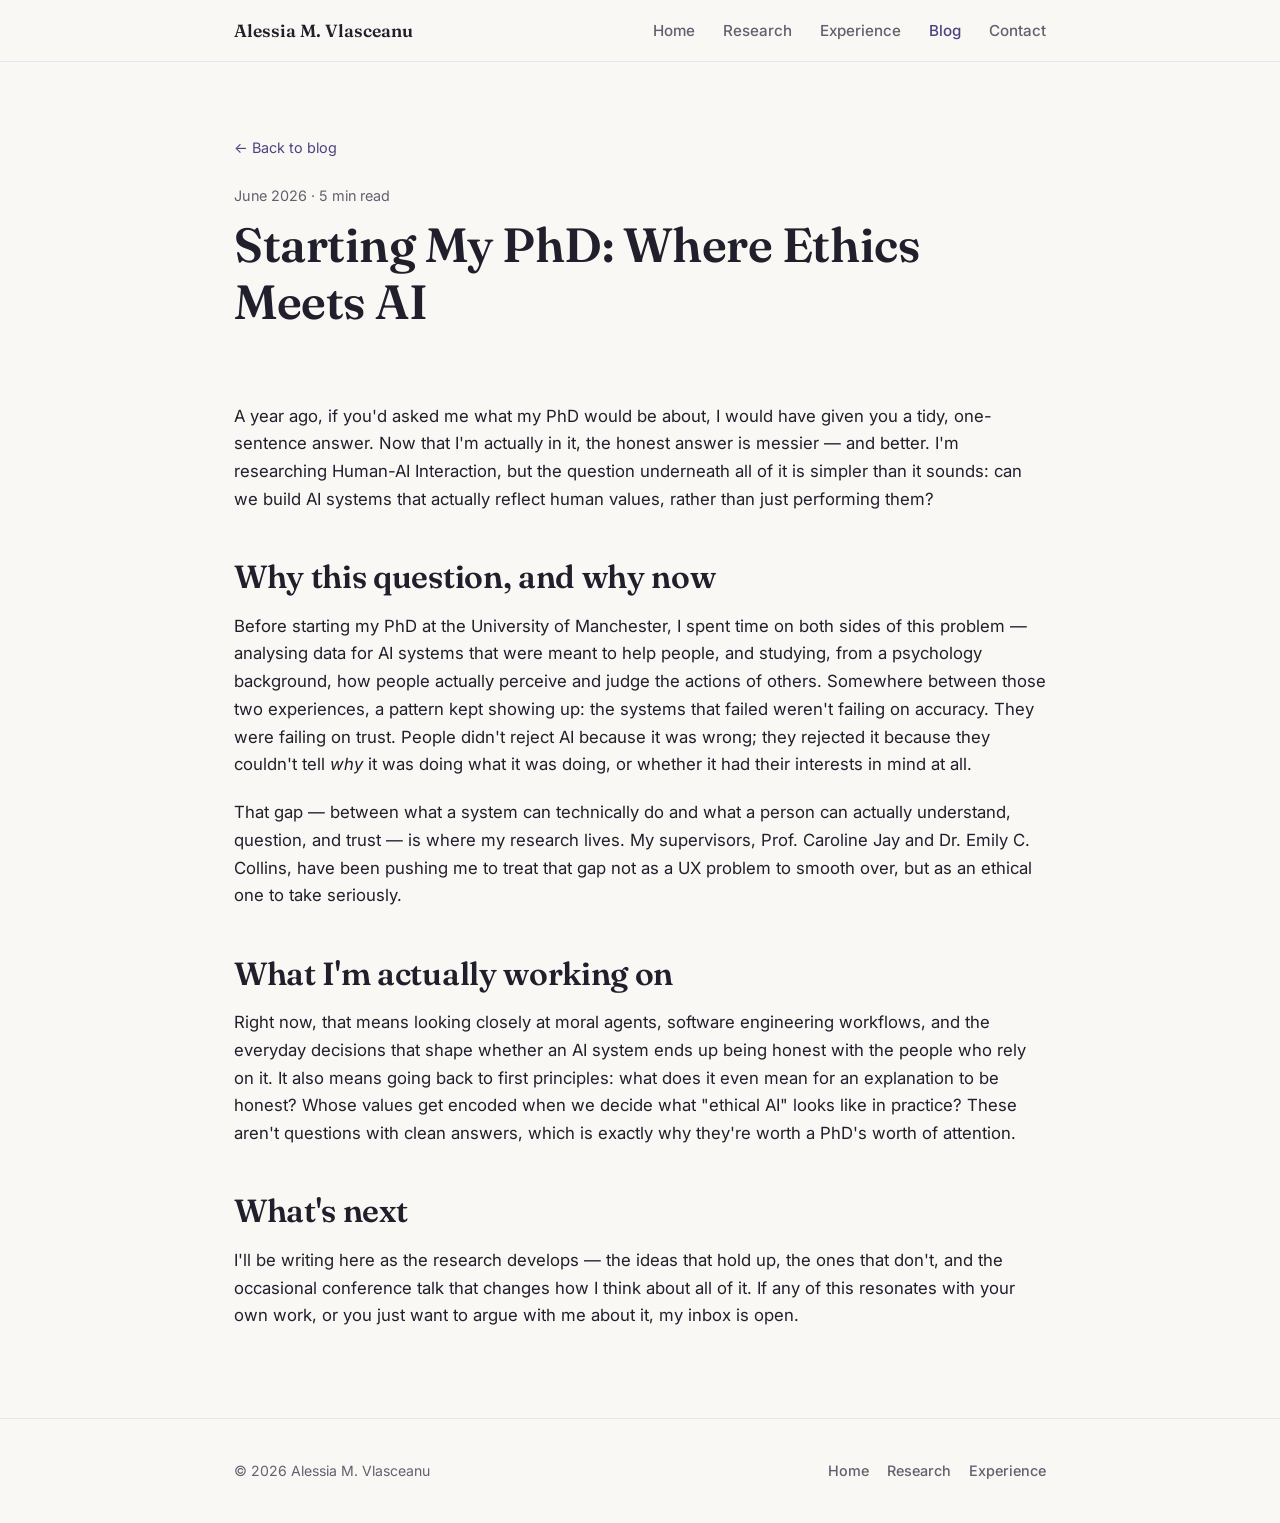
<file: starting-my-phd.html>
<!DOCTYPE html>
<html lang="en">
<head>
<meta charset="UTF-8" />
<meta name="viewport" content="width=device-width, initial-scale=1.0" />
<title>Starting My PhD: Where Ethics Meets AI — Alessia M. Vlasceanu</title>
<meta name="description" content="Why I chose to spend the next few years asking whether AI systems can be built to reflect human values." />
<link rel="stylesheet" href="../assets/css/style.css" />
</head>
<body>

<header class="site-nav">
  <div class="nav-inner">
    <a href="../index.html" class="logo">Alessia M. Vlasceanu</a>
    <button class="nav-toggle" aria-label="Toggle navigation">☰</button>
    <ul class="nav-links">
      <li><a href="../index.html">Home</a></li>
      <li><a href="../research.html">Research</a></li>
      <li><a href="../experience.html">Experience</a></li>
      <li><a href="index.html" class="active">Blog</a></li>
      <li><a href="../index.html#contact">Contact</a></li>
    </ul>
  </div>
</header>

<main>
  <section class="hero" style="padding-bottom: 0;">
    <div class="container">
      <a href="index.html" class="back-link">← Back to blog</a>
      <div class="post-hero-meta">June 2026 · 5 min read</div>
      <h1>Starting My PhD: Where Ethics Meets AI</h1>
    </div>
  </section>

  <section>
    <div class="container post-body">
      <p>
        A year ago, if you'd asked me what my PhD would be about, I would have given you a tidy,
        one-sentence answer. Now that I'm actually in it, the honest answer is messier — and better.
        I'm researching Human-AI Interaction, but the question underneath all of it is simpler than
        it sounds: can we build AI systems that actually reflect human values, rather than just
        performing them?
      </p>

      <h2>Why this question, and why now</h2>
      <p>
        Before starting my PhD at the University of Manchester, I spent time on both sides of this
        problem — analysing data for AI systems that were meant to help people, and studying, from a
        psychology background, how people actually perceive and judge the actions of others. Somewhere
        between those two experiences, a pattern kept showing up: the systems that failed weren't
        failing on accuracy. They were failing on trust. People didn't reject AI because it was wrong;
        they rejected it because they couldn't tell <em>why</em> it was doing what it was doing, or
        whether it had their interests in mind at all.
      </p>
      <p>
        That gap — between what a system can technically do and what a person can actually understand,
        question, and trust — is where my research lives. My supervisors, Prof. Caroline Jay and
        Dr. Emily C. Collins, have been pushing me to treat that gap not as a UX problem to smooth
        over, but as an ethical one to take seriously.
      </p>

      <h2>What I'm actually working on</h2>
      <p>
        Right now, that means looking closely at moral agents, software engineering workflows, and
        the everyday decisions that shape whether an AI system ends up being honest with the people
        who rely on it. It also means going back to first principles: what does it even mean for an
        explanation to be honest? Whose values get encoded when we decide what "ethical AI" looks like
        in practice? These aren't questions with clean answers, which is exactly why they're worth a
        PhD's worth of attention.
      </p>

      <h2>What's next</h2>
      <p>
        I'll be writing here as the research develops — the ideas that hold up, the ones that don't,
        and the occasional conference talk that changes how I think about all of it. If any of this
        resonates with your own work, or you just want to argue with me about it, my inbox is open.
      </p>
    </div>
  </section>
</main>

<footer>
  <div class="container">
    <p>© <span data-year>2026</span> Alessia M. Vlasceanu</p>
    <div class="social-row">
      <a href="../index.html">Home</a>
      <a href="../research.html">Research</a>
      <a href="../experience.html">Experience</a>
    </div>
  </div>
</footer>

<script src="../assets/js/main.js"></script>
</body>
</html>
</file>
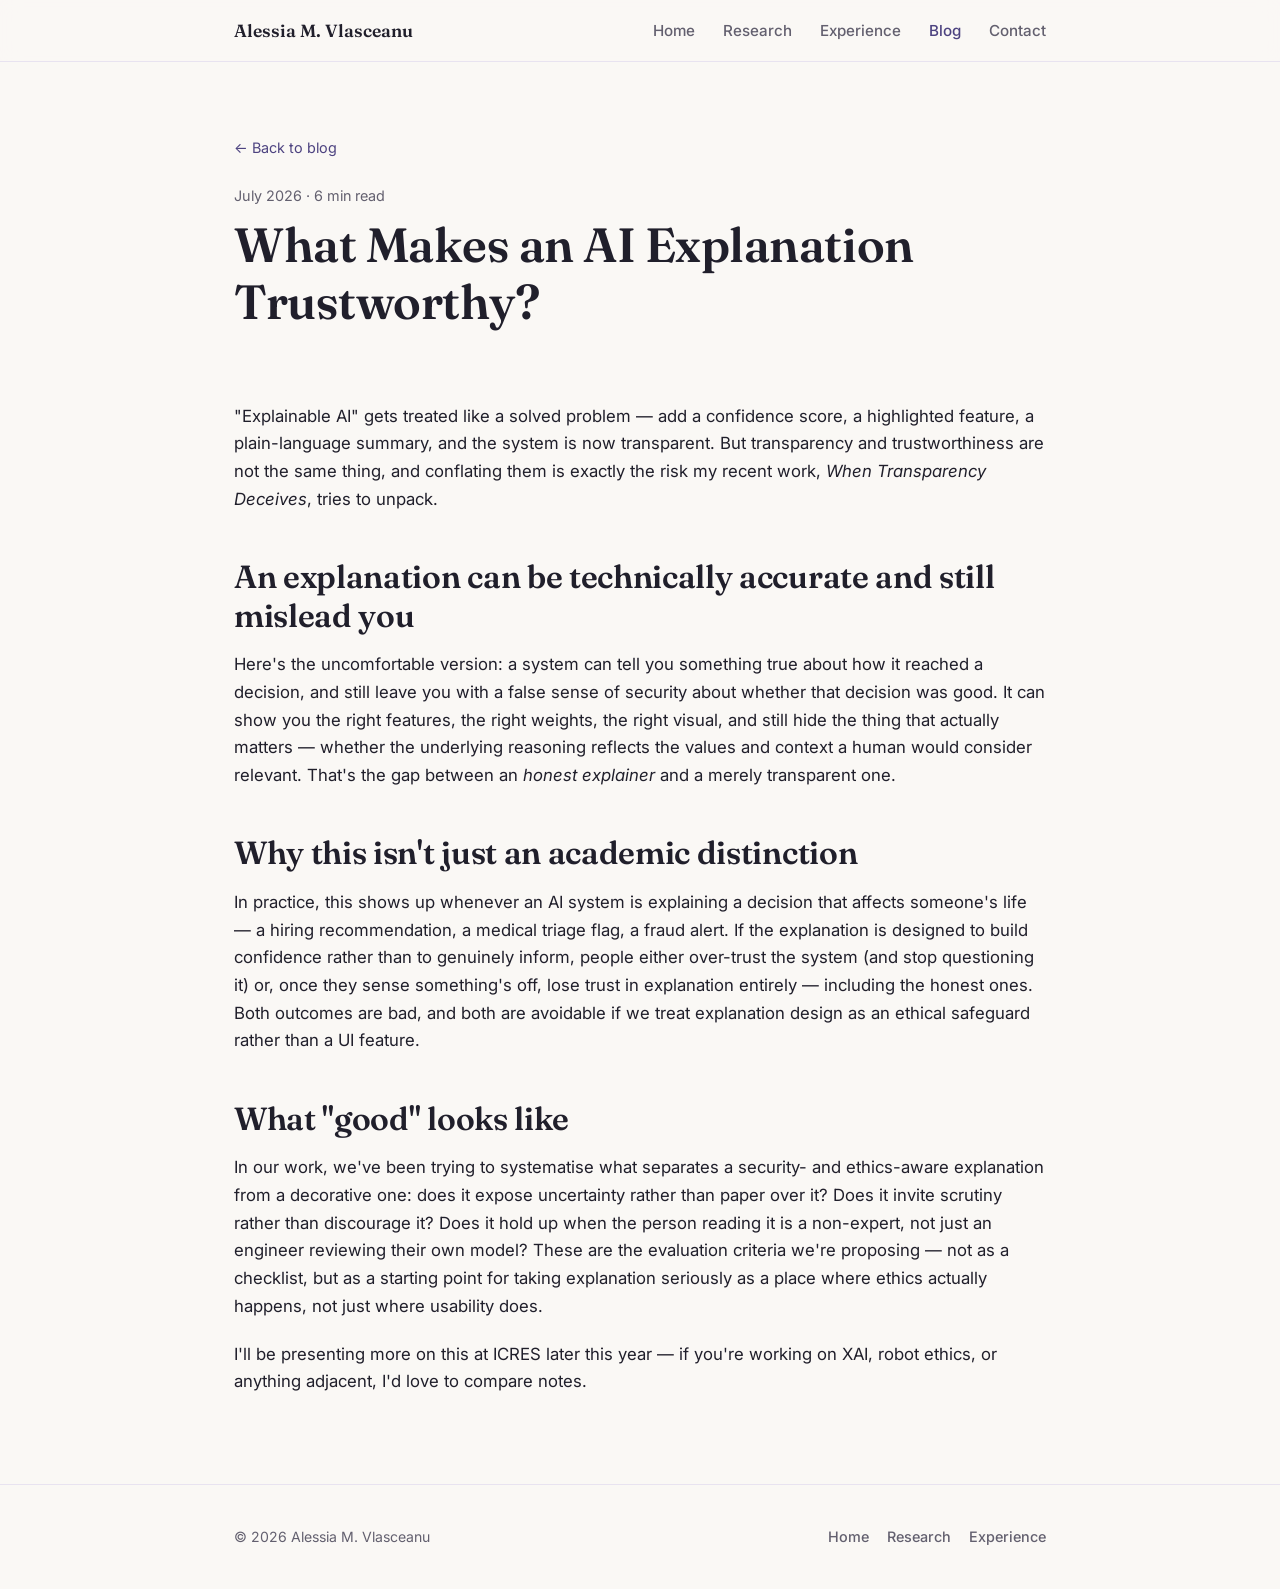
<file: what-makes-ai-explanation-trustworthy.html>
<!DOCTYPE html>
<html lang="en">
<head>
<meta charset="UTF-8" />
<meta name="viewport" content="width=device-width, initial-scale=1.0" />
<title>What Makes an AI Explanation Trustworthy? — Alessia M. Vlasceanu</title>
<meta name="description" content="Not every explanation an AI system gives you is honest — notes on the gap between transparency and trust in XAI." />
<link rel="stylesheet" href="../assets/css/style.css" />
</head>
<body>

<header class="site-nav">
  <div class="nav-inner">
    <a href="../index.html" class="logo">Alessia M. Vlasceanu</a>
    <button class="nav-toggle" aria-label="Toggle navigation">☰</button>
    <ul class="nav-links">
      <li><a href="../index.html">Home</a></li>
      <li><a href="../research.html">Research</a></li>
      <li><a href="../experience.html">Experience</a></li>
      <li><a href="index.html" class="active">Blog</a></li>
      <li><a href="../index.html#contact">Contact</a></li>
    </ul>
  </div>
</header>

<main>
  <section class="hero" style="padding-bottom: 0;">
    <div class="container">
      <a href="index.html" class="back-link">← Back to blog</a>
      <div class="post-hero-meta">July 2026 · 6 min read</div>
      <h1>What Makes an AI Explanation Trustworthy?</h1>
    </div>
  </section>

  <section>
    <div class="container post-body">
      <p>
        "Explainable AI" gets treated like a solved problem — add a confidence score, a highlighted
        feature, a plain-language summary, and the system is now transparent. But transparency and
        trustworthiness are not the same thing, and conflating them is exactly the risk my recent
        work, <em>When Transparency Deceives</em>, tries to unpack.
      </p>

      <h2>An explanation can be technically accurate and still mislead you</h2>
      <p>
        Here's the uncomfortable version: a system can tell you something true about how it reached
        a decision, and still leave you with a false sense of security about whether that decision was
        good. It can show you the right features, the right weights, the right visual, and still hide
        the thing that actually matters — whether the underlying reasoning reflects the values and
        context a human would consider relevant. That's the gap between an <em>honest explainer</em>
        and a merely transparent one.
      </p>

      <h2>Why this isn't just an academic distinction</h2>
      <p>
        In practice, this shows up whenever an AI system is explaining a decision that affects someone's
        life — a hiring recommendation, a medical triage flag, a fraud alert. If the explanation is
        designed to build confidence rather than to genuinely inform, people either over-trust the
        system (and stop questioning it) or, once they sense something's off, lose trust in explanation
        entirely — including the honest ones. Both outcomes are bad, and both are avoidable if we treat
        explanation design as an ethical safeguard rather than a UI feature.
      </p>

      <h2>What "good" looks like</h2>
      <p>
        In our work, we've been trying to systematise what separates a security- and ethics-aware
        explanation from a decorative one: does it expose uncertainty rather than paper over it? Does
        it invite scrutiny rather than discourage it? Does it hold up when the person reading it is a
        non-expert, not just an engineer reviewing their own model? These are the evaluation criteria
        we're proposing — not as a checklist, but as a starting point for taking explanation seriously
        as a place where ethics actually happens, not just where usability does.
      </p>

      <p>
        I'll be presenting more on this at ICRES later this year — if you're working on XAI, robot
        ethics, or anything adjacent, I'd love to compare notes.
      </p>
    </div>
  </section>
</main>

<footer>
  <div class="container">
    <p>© <span data-year>2026</span> Alessia M. Vlasceanu</p>
    <div class="social-row">
      <a href="../index.html">Home</a>
      <a href="../research.html">Research</a>
      <a href="../experience.html">Experience</a>
    </div>
  </div>
</footer>

<script src="../assets/js/main.js"></script>
</body>
</html>
</file>
<file: assets/css/style.css>
/* ============================================
   Alessia M. Vlasceanu — Personal site styles
   ============================================ */

@import url('https://fonts.googleapis.com/css2?family=Fraunces:ital,opsz,wght@0,9..144,400;0,9..144,500;0,9..144,600;1,9..144,500&family=Inter:wght@400;500;600;700&display=swap');

:root {
  --bg: #faf8f5;
  --surface: #ffffff;
  --text: #201f2b;
  --text-muted: #63606f;
  --accent: #6a5fa8;
  --accent-dark: #4d4380;
  --accent-soft: #efeaf9;
  --border: #e8e3f0;
  --radius: 14px;
  --shadow: 0 10px 30px -15px rgba(40, 30, 70, 0.25);
  --serif: 'Fraunces', Georgia, 'Times New Roman', serif;
  --sans: 'Inter', -apple-system, BlinkMacSystemFont, 'Segoe UI', Roboto, sans-serif;
  --max-w: 860px;
}

* { box-sizing: border-box; }

html { scroll-behavior: smooth; }

body {
  margin: 0;
  font-family: var(--sans);
  background: var(--bg);
  color: var(--text);
  line-height: 1.65;
  -webkit-font-smoothing: antialiased;
}

h1, h2, h3, h4 {
  font-family: var(--serif);
  font-weight: 600;
  line-height: 1.2;
  margin: 0 0 0.5em;
  letter-spacing: -0.01em;
}

h1 { font-size: clamp(2.1rem, 4vw, 3rem); }
h2 { font-size: clamp(1.5rem, 3vw, 2rem); }
h3 { font-size: 1.25rem; }

p { margin: 0 0 1em; }

a {
  color: var(--accent-dark);
  text-decoration: none;
}
a:hover { text-decoration: underline; }

img { max-width: 100%; display: block; }

.container {
  max-width: var(--max-w);
  margin: 0 auto;
  padding: 0 24px;
}

/* ---------- Nav ---------- */
header.site-nav {
  position: sticky;
  top: 0;
  z-index: 50;
  background: rgba(250, 248, 245, 0.88);
  backdrop-filter: saturate(180%) blur(10px);
  border-bottom: 1px solid var(--border);
}

.nav-inner {
  max-width: var(--max-w);
  margin: 0 auto;
  padding: 16px 24px;
  display: flex;
  align-items: center;
  justify-content: space-between;
}

.logo {
  font-family: var(--serif);
  font-weight: 600;
  font-size: 1.1rem;
  color: var(--text);
  white-space: nowrap;
}
.logo:hover { text-decoration: none; color: var(--accent-dark); }

.nav-links {
  list-style: none;
  display: flex;
  gap: 28px;
  margin: 0;
  padding: 0;
}

.nav-links a {
  color: var(--text-muted);
  font-size: 0.95rem;
  font-weight: 500;
}
.nav-links a:hover,
.nav-links a.active {
  color: var(--accent-dark);
  text-decoration: none;
}

.nav-toggle {
  display: none;
  background: none;
  border: none;
  font-size: 1.4rem;
  cursor: pointer;
  color: var(--text);
}

@media (max-width: 680px) {
  .nav-toggle { display: block; }
  .nav-links {
    position: absolute;
    top: 100%;
    left: 0;
    right: 0;
    background: var(--surface);
    border-bottom: 1px solid var(--border);
    flex-direction: column;
    gap: 0;
    display: none;
    padding: 8px 24px 16px;
  }
  .nav-links.open { display: flex; }
  .nav-links li { padding: 10px 0; border-bottom: 1px solid var(--border); }
  .nav-links li:last-child { border-bottom: none; }
}

/* ---------- Hero ---------- */
.hero {
  padding: 72px 0 56px;
}

.hero-grid {
  display: grid;
  grid-template-columns: auto 1fr;
  gap: 36px;
  align-items: center;
}

.hero-photo {
  width: 148px;
  height: 148px;
  border-radius: 50%;
  overflow: hidden;
  box-shadow: var(--shadow);
  border: 4px solid var(--surface);
  flex-shrink: 0;
}
.hero-photo img { width: 100%; height: 100%; object-fit: cover; }

.eyebrow {
  text-transform: uppercase;
  letter-spacing: 0.08em;
  font-size: 0.78rem;
  font-weight: 600;
  color: var(--accent-dark);
  margin-bottom: 10px;
}

.hero p.lede {
  font-size: 1.08rem;
  color: var(--text-muted);
  max-width: 62ch;
}

@media (max-width: 560px) {
  .hero-grid { grid-template-columns: 1fr; text-align: center; }
  .hero-grid .hero-photo { margin: 0 auto; }
}

/* ---------- Buttons ---------- */
.btn-row {
  display: flex;
  flex-wrap: wrap;
  gap: 12px;
  margin-top: 22px;
}

.btn {
  display: inline-flex;
  align-items: center;
  gap: 8px;
  padding: 11px 20px;
  border-radius: 999px;
  font-weight: 600;
  font-size: 0.92rem;
  border: 1px solid transparent;
  cursor: pointer;
}
.btn:hover { text-decoration: none; }

.btn-primary {
  background: var(--accent);
  color: #fff;
}
.btn-primary:hover { background: var(--accent-dark); }

.btn-ghost {
  background: transparent;
  border-color: var(--border);
  color: var(--text);
}
.btn-ghost:hover { border-color: var(--accent); color: var(--accent-dark); }

/* ---------- Social row ---------- */
.social-row {
  display: flex;
  gap: 18px;
  margin-top: 20px;
  flex-wrap: wrap;
}
.social-row a {
  font-size: 0.9rem;
  font-weight: 500;
  color: var(--text-muted);
}
.social-row a:hover { color: var(--accent-dark); }

/* ---------- Sections ---------- */
section { padding: 48px 0; }
section.alt {
  background: var(--surface);
  border-top: 1px solid var(--border);
  border-bottom: 1px solid var(--border);
}

.section-head { margin-bottom: 32px; }
.section-head .eyebrow { margin-bottom: 8px; }
.section-head p { color: var(--text-muted); max-width: 62ch; }

/* ---------- Cards / grid ---------- */
.card-grid {
  display: grid;
  grid-template-columns: repeat(3, 1fr);
  gap: 20px;
}
@media (max-width: 760px) {
  .card-grid { grid-template-columns: 1fr; }
}

.card {
  background: var(--surface);
  border: 1px solid var(--border);
  border-radius: var(--radius);
  padding: 24px;
}
.card h3 { margin-bottom: 8px; font-size: 1.05rem; }
.card p { color: var(--text-muted); font-size: 0.94rem; margin-bottom: 0; }

/* ---------- Timeline (experience/education) ---------- */
.timeline {
  border-left: 2px solid var(--border);
  padding-left: 28px;
  margin-left: 6px;
}

.timeline-item { position: relative; margin-bottom: 36px; }
.timeline-item:last-child { margin-bottom: 0; }

.timeline-item::before {
  content: '';
  position: absolute;
  left: -34px;
  top: 6px;
  width: 12px;
  height: 12px;
  border-radius: 50%;
  background: var(--accent);
  border: 2px solid var(--bg);
}

.timeline-item .meta {
  color: var(--text-muted);
  font-size: 0.88rem;
  margin-bottom: 4px;
}

.timeline-item h3 { margin-bottom: 2px; }
.timeline-item .org { color: var(--accent-dark); font-weight: 500; margin-bottom: 8px; }

.timeline-item ul { margin: 8px 0 0; padding-left: 20px; color: var(--text-muted); }
.timeline-item li { margin-bottom: 6px; font-size: 0.95rem; }

/* ---------- Publication list ---------- */
.pub-list { list-style: none; margin: 0; padding: 0; }
.pub-item {
  padding: 22px 0;
  border-bottom: 1px solid var(--border);
}
.pub-item:first-child { padding-top: 0; }
.pub-item .pub-title { font-weight: 600; font-size: 1.02rem; margin-bottom: 4px; }
.pub-item .pub-meta { color: var(--text-muted); font-size: 0.9rem; }
.pub-item .pub-tag {
  display: inline-block;
  font-size: 0.72rem;
  font-weight: 600;
  text-transform: uppercase;
  letter-spacing: 0.04em;
  background: var(--accent-soft);
  color: var(--accent-dark);
  padding: 3px 9px;
  border-radius: 999px;
  margin-left: 8px;
  vertical-align: middle;
}

/* ---------- Chips (skills/tags) ---------- */
.chip-row { display: flex; flex-wrap: wrap; gap: 10px; }
.chip {
  background: var(--accent-soft);
  color: var(--accent-dark);
  font-size: 0.85rem;
  font-weight: 500;
  padding: 7px 14px;
  border-radius: 999px;
}

/* ---------- Blog ---------- */
.post-card {
  display: block;
  padding: 26px 0;
  border-bottom: 1px solid var(--border);
}
.post-card:first-child { padding-top: 0; }
.post-card:hover { text-decoration: none; }
.post-card .post-date {
  font-size: 0.82rem;
  color: var(--text-muted);
  text-transform: uppercase;
  letter-spacing: 0.05em;
  margin-bottom: 6px;
}
.post-card h3 { color: var(--text); margin-bottom: 6px; }
.post-card:hover h3 { color: var(--accent-dark); }
.post-card p { color: var(--text-muted); margin-bottom: 0; }

.post-body {
  font-size: 1.05rem;
}
.post-body h2 { margin-top: 1.4em; }
.post-body p { margin-bottom: 1.2em; }
.post-hero-meta {
  color: var(--text-muted);
  font-size: 0.9rem;
  margin-bottom: 8px;
}
.back-link { display: inline-block; margin-bottom: 24px; font-size: 0.9rem; }

/* ---------- Footer ---------- */
footer {
  border-top: 1px solid var(--border);
  padding: 40px 0;
  margin-top: 20px;
}
footer .container {
  display: flex;
  justify-content: space-between;
  align-items: center;
  flex-wrap: wrap;
  gap: 12px;
}
footer p { margin: 0; color: var(--text-muted); font-size: 0.88rem; }
footer .social-row { margin-top: 0; }

/* ---------- Misc ---------- */
.divider { height: 1px; background: var(--border); border: none; margin: 40px 0; }
</file>
